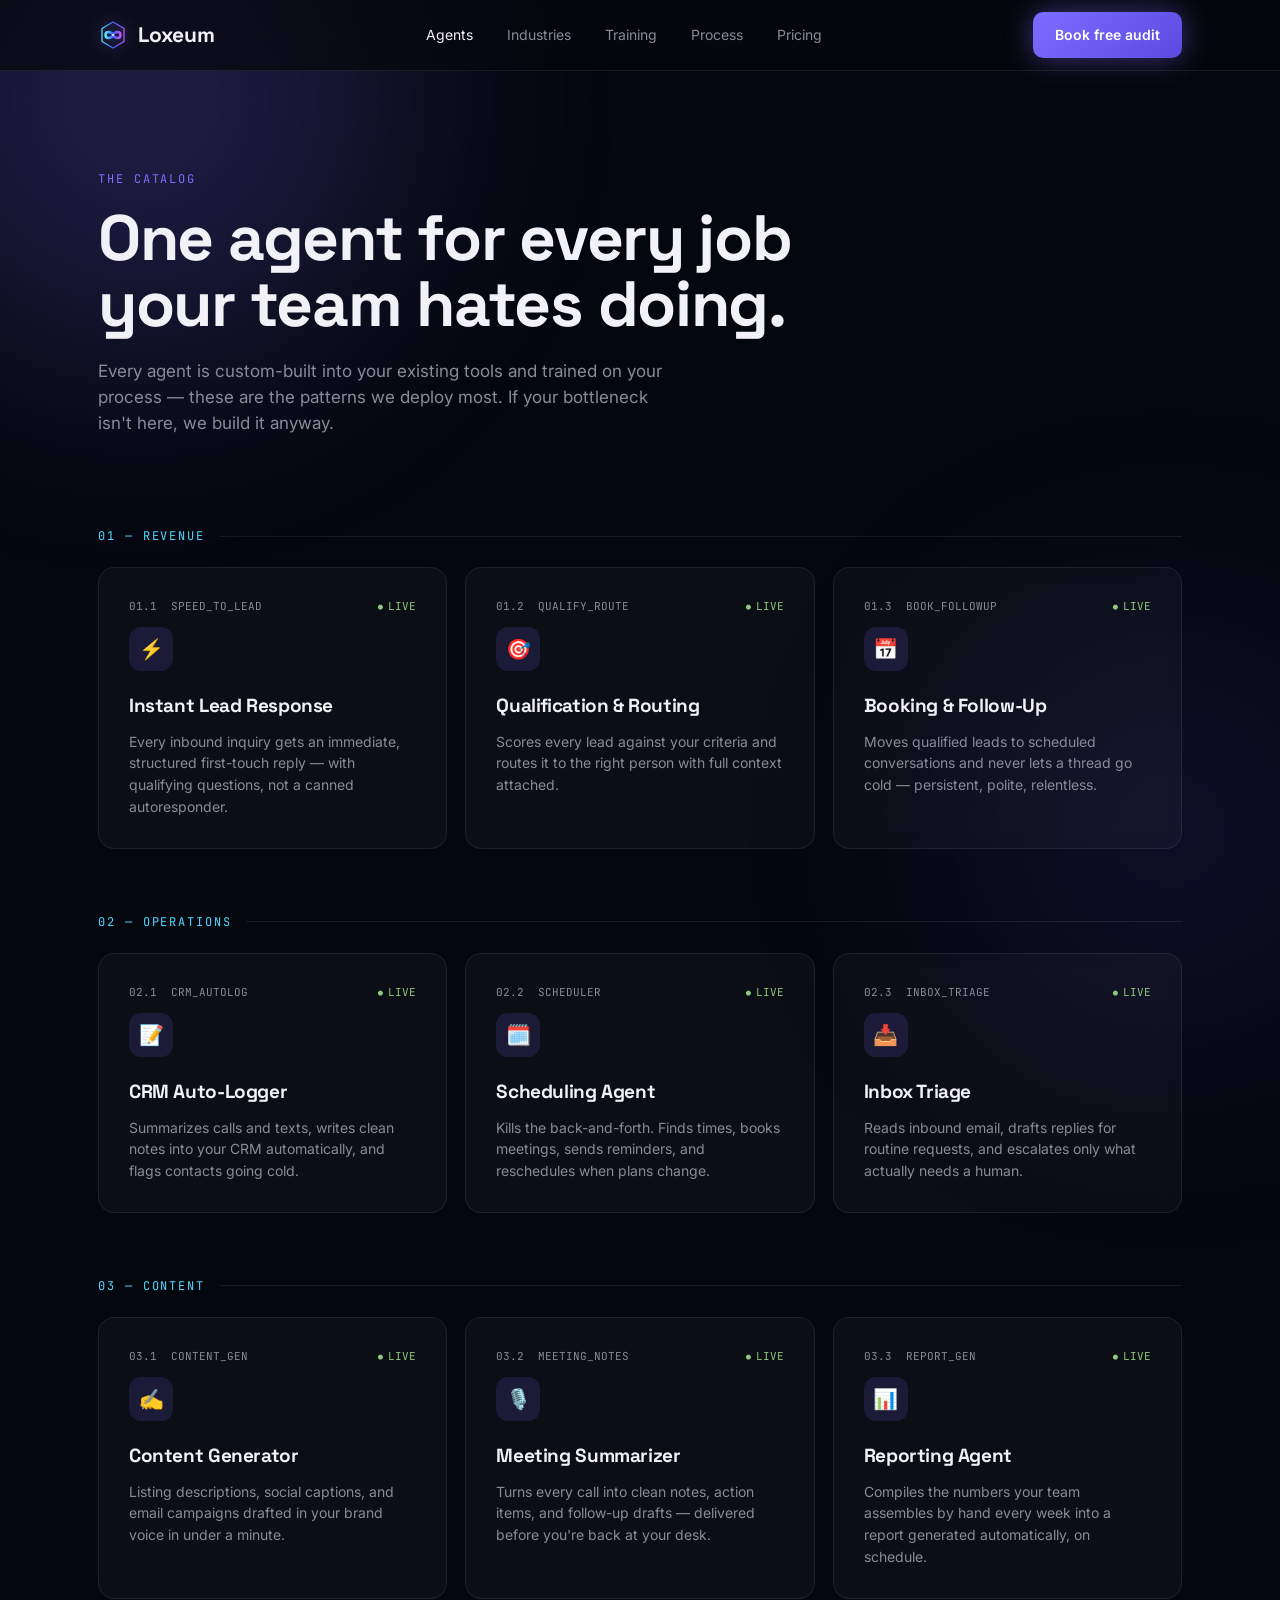
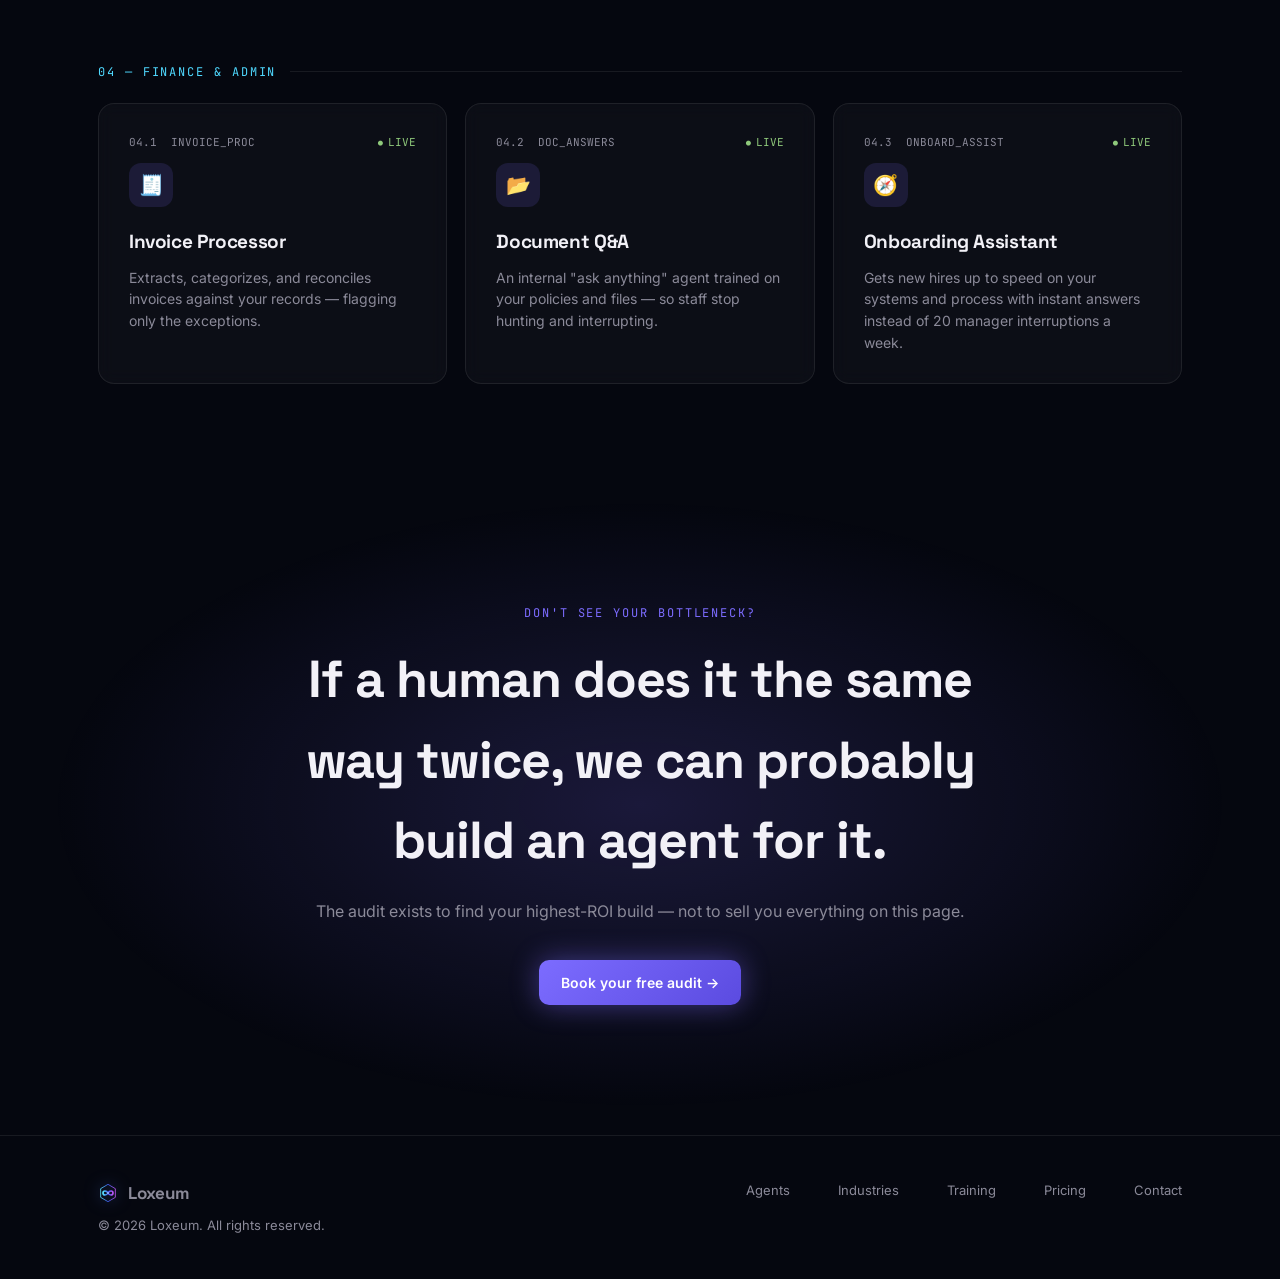
<file: agents.html>
<!DOCTYPE html>
<html lang="en">
<head>
<meta charset="UTF-8">
<meta name="viewport" content="width=device-width, initial-scale=1.0">
<title>Agent Catalog — Loxeum</title>
<meta name="description" content="The full catalog of AI agents Loxeum builds and runs: revenue, operations, content, and finance.">
<link rel="preconnect" href="https://fonts.googleapis.com">
<link href="https://fonts.googleapis.com/css2?family=Space+Grotesk:wght@400;500;600;700&family=Inter:wght@400;500;600&family=JetBrains+Mono:wght@400;500&display=swap" rel="stylesheet">
<link rel="stylesheet" href="style.css">
<style>
.cat-label{font-family:'JetBrains Mono',monospace;font-size:12px;letter-spacing:.16em;text-transform:uppercase;color:var(--cyan);margin:64px 0 22px;display:flex;align-items:center;gap:14px}
.cat-label::after{content:"";flex:1;height:1px;background:var(--line)}
.cat-label:first-of-type{margin-top:20px}
</style>
</head>
<body>

<div class="orb orb1"></div>
<div class="orb orb2"></div>

<nav>
  <div class="wrap">
    <a class="logo" href="index.html"><span class="logo-mark"></span>Loxeum</a>
    <ul class="navlinks">
      <li><a href="agents.html" class="active">Agents</a></li>
      <li><a href="industries.html">Industries</a></li>
      <li><a href="training.html">Training</a></li>
      <li><a href="process.html">Process</a></li>
      <li><a href="pricing.html">Pricing</a></li>
    </ul>
    <a href="contact.html" class="btn btn-glow">Book free audit</a>
  </div>
</nav>

<header class="page-head">
  <div class="wrap">
    <span class="eyebrow">The catalog</span>
    <h1>One agent for every job your team hates doing.</h1>
    <p>Every agent is custom-built into your existing tools and trained on your process — these are the patterns we deploy most. If your bottleneck isn't here, we build it anyway.</p>
  </div>
</header>

<section style="padding-top:0;">
  <div class="wrap">

    <div class="cat-label">01 — REVENUE</div>
    <div class="grid3">
      <div class="card reveal"><div class="meta"><span>01.1&nbsp; SPEED_TO_LEAD</span><span class="live">LIVE</span></div><div class="glyph">⚡</div><h3>Instant Lead Response</h3><p>Every inbound inquiry gets an immediate, structured first-touch reply — with qualifying questions, not a canned autoresponder.</p></div>
      <div class="card reveal"><div class="meta"><span>01.2&nbsp; QUALIFY_ROUTE</span><span class="live">LIVE</span></div><div class="glyph">🎯</div><h3>Qualification &amp; Routing</h3><p>Scores every lead against your criteria and routes it to the right person with full context attached.</p></div>
      <div class="card reveal"><div class="meta"><span>01.3&nbsp; BOOK_FOLLOWUP</span><span class="live">LIVE</span></div><div class="glyph">📅</div><h3>Booking &amp; Follow-Up</h3><p>Moves qualified leads to scheduled conversations and never lets a thread go cold — persistent, polite, relentless.</p></div>
    </div>

    <div class="cat-label">02 — OPERATIONS</div>
    <div class="grid3">
      <div class="card reveal"><div class="meta"><span>02.1&nbsp; CRM_AUTOLOG</span><span class="live">LIVE</span></div><div class="glyph">📝</div><h3>CRM Auto-Logger</h3><p>Summarizes calls and texts, writes clean notes into your CRM automatically, and flags contacts going cold.</p></div>
      <div class="card reveal"><div class="meta"><span>02.2&nbsp; SCHEDULER</span><span class="live">LIVE</span></div><div class="glyph">🗓️</div><h3>Scheduling Agent</h3><p>Kills the back-and-forth. Finds times, books meetings, sends reminders, and reschedules when plans change.</p></div>
      <div class="card reveal"><div class="meta"><span>02.3&nbsp; INBOX_TRIAGE</span><span class="live">LIVE</span></div><div class="glyph">📥</div><h3>Inbox Triage</h3><p>Reads inbound email, drafts replies for routine requests, and escalates only what actually needs a human.</p></div>
    </div>

    <div class="cat-label">03 — CONTENT</div>
    <div class="grid3">
      <div class="card reveal"><div class="meta"><span>03.1&nbsp; CONTENT_GEN</span><span class="live">LIVE</span></div><div class="glyph">✍️</div><h3>Content Generator</h3><p>Listing descriptions, social captions, and email campaigns drafted in your brand voice in under a minute.</p></div>
      <div class="card reveal"><div class="meta"><span>03.2&nbsp; MEETING_NOTES</span><span class="live">LIVE</span></div><div class="glyph">🎙️</div><h3>Meeting Summarizer</h3><p>Turns every call into clean notes, action items, and follow-up drafts — delivered before you're back at your desk.</p></div>
      <div class="card reveal"><div class="meta"><span>03.3&nbsp; REPORT_GEN</span><span class="live">LIVE</span></div><div class="glyph">📊</div><h3>Reporting Agent</h3><p>Compiles the numbers your team assembles by hand every week into a report generated automatically, on schedule.</p></div>
    </div>

    <div class="cat-label">04 — FINANCE &amp; ADMIN</div>
    <div class="grid3">
      <div class="card reveal"><div class="meta"><span>04.1&nbsp; INVOICE_PROC</span><span class="live">LIVE</span></div><div class="glyph">🧾</div><h3>Invoice Processor</h3><p>Extracts, categorizes, and reconciles invoices against your records — flagging only the exceptions.</p></div>
      <div class="card reveal"><div class="meta"><span>04.2&nbsp; DOC_ANSWERS</span><span class="live">LIVE</span></div><div class="glyph">📂</div><h3>Document Q&amp;A</h3><p>An internal "ask anything" agent trained on your policies and files — so staff stop hunting and interrupting.</p></div>
      <div class="card reveal"><div class="meta"><span>04.3&nbsp; ONBOARD_ASSIST</span><span class="live">LIVE</span></div><div class="glyph">🧭</div><h3>Onboarding Assistant</h3><p>Gets new hires up to speed on your systems and process with instant answers instead of 20 manager interruptions a week.</p></div>
    </div>

  </div>
</section>

<div class="finale">
  <div class="wrap">
    <span class="eyebrow reveal">Don't see your bottleneck?</span>
    <h2 class="reveal">If a human does it the same way twice, we can probably build an agent for it.</h2>
    <p class="reveal">The audit exists to find your highest-ROI build — not to sell you everything on this page.</p>
    <a href="contact.html" class="btn btn-glow reveal">Book your free audit →</a>
  </div>
</div>

<footer>
  <div class="wrap">
    <div>
      <div class="logo" style="font-size:17px;margin-bottom:8px;"><span class="logo-mark" style="width:20px;height:20px;"></span>Loxeum</div>
      <span>© 2026 Loxeum. All rights reserved.</span>
    </div>
    <div class="cols">
      <a href="agents.html">Agents</a>
      <a href="industries.html">Industries</a>
      <a href="training.html">Training</a>
      <a href="pricing.html">Pricing</a>
      <a href="contact.html">Contact</a>
    </div>
  </div>
</footer>

<script src="shared.js"></script>
</body>
</html>
</file>
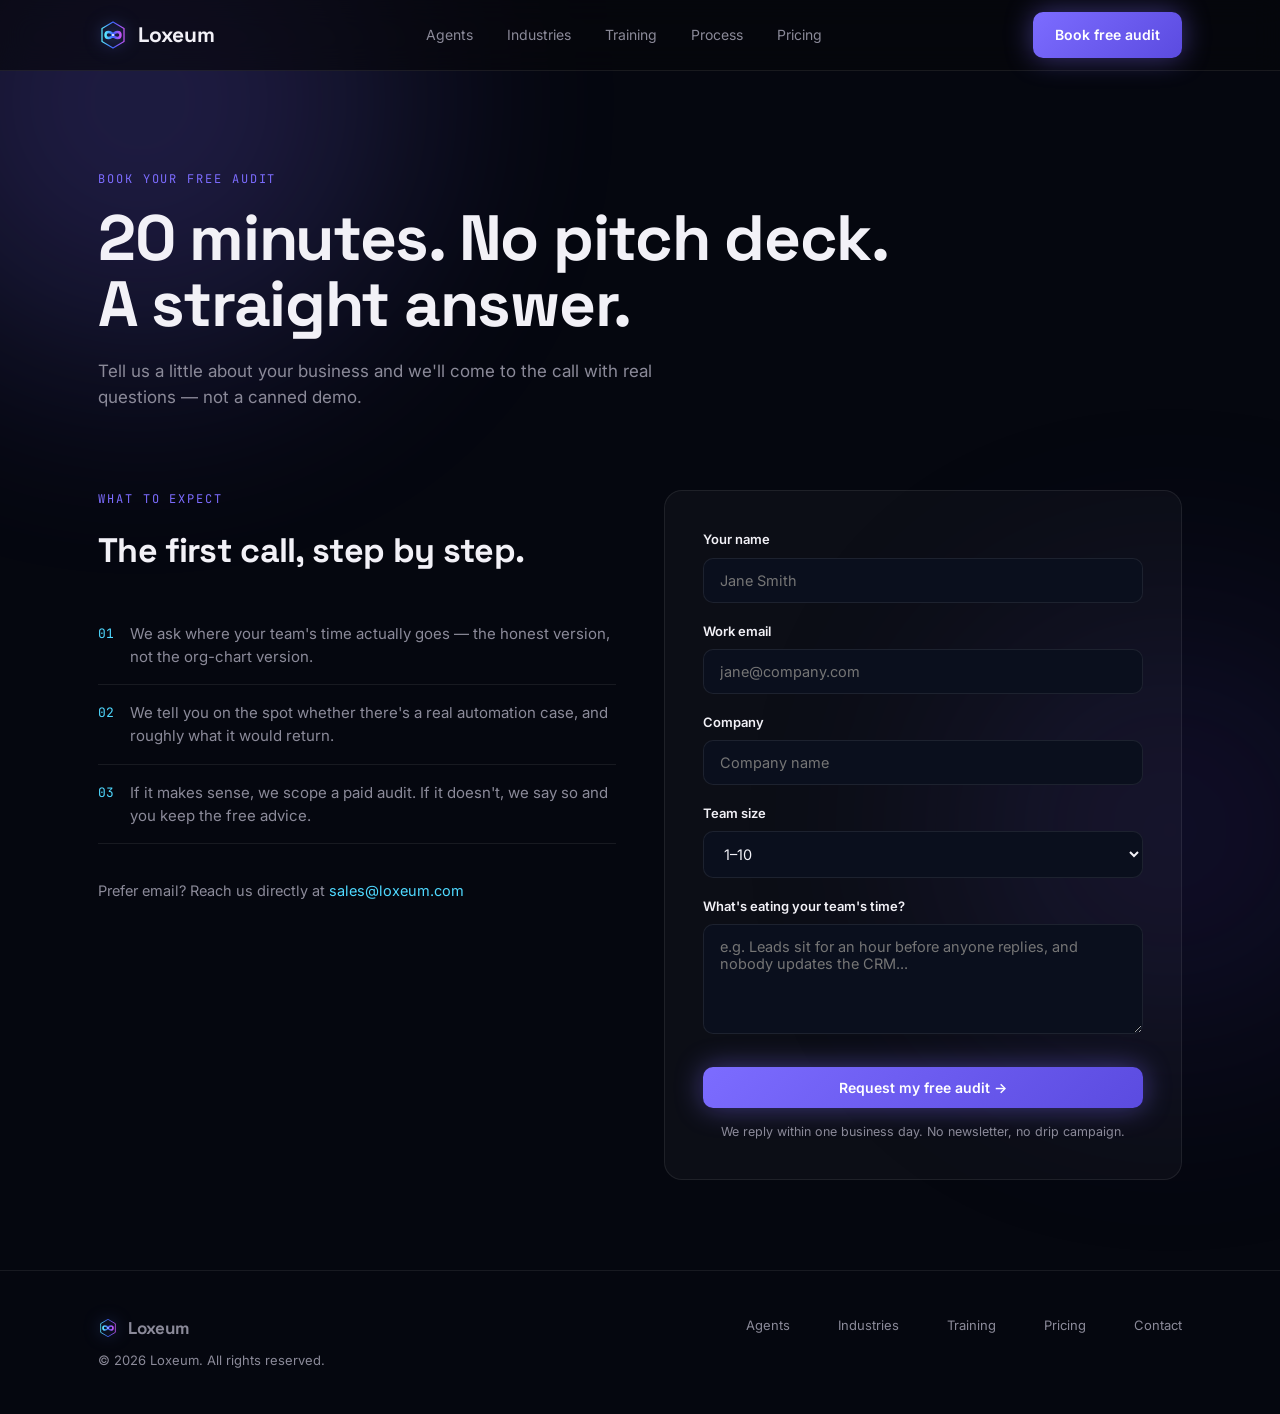
<file: contact.html>
<!DOCTYPE html>
<html lang="en">
<head>
<meta charset="UTF-8">
<meta name="viewport" content="width=device-width, initial-scale=1.0">
<title>Book Your Free Audit — Loxeum</title>
<meta name="description" content="Book a free 20-minute AI audit call with Loxeum.">
<link rel="preconnect" href="https://fonts.googleapis.com">
<link href="https://fonts.googleapis.com/css2?family=Space+Grotesk:wght@400;500;600;700&family=Inter:wght@400;500;600&family=JetBrains+Mono:wght@400;500&display=swap" rel="stylesheet">
<link rel="stylesheet" href="style.css">
<style>
.contact-grid{display:grid;gap:48px;grid-template-columns:1fr;align-items:start}
@media(min-width:880px){.contact-grid{grid-template-columns:1fr 1fr}}
.cform{border:1px solid var(--line);border-radius:18px;background:var(--glass);padding:38px}
.cform label{display:block;font-size:13px;font-weight:600;margin:18px 0 8px;color:var(--ink)}
.cform label:first-of-type{margin-top:0}
.cform input,.cform select,.cform textarea{
  width:100%;background:var(--bg2);border:1px solid var(--line);border-radius:10px;
  padding:13px 16px;color:var(--ink);font-family:'Inter',sans-serif;font-size:14.5px;
}
.cform input:focus,.cform select:focus,.cform textarea:focus{outline:none;border-color:var(--violet)}
.cform textarea{min-height:110px;resize:vertical}
.cform .btn{width:100%;text-align:center;margin-top:26px}
.cform .note{font-size:12.5px;color:var(--dim);margin-top:14px;text-align:center}
.expect{list-style:none;margin-top:28px}
.expect li{padding:16px 0;border-bottom:1px solid var(--line);display:flex;gap:16px;font-size:15px;color:var(--dim)}
.expect .n{font-family:'JetBrains Mono',monospace;color:var(--cyan);font-size:13px;padding-top:2px}
.direct{margin-top:36px;font-size:14.5px;color:var(--dim)}
.direct a{color:var(--cyan);text-decoration:none}
</style>
</head>
<body>

<div class="orb orb1"></div>
<div class="orb orb2"></div>

<nav>
  <div class="wrap">
    <a class="logo" href="index.html"><span class="logo-mark"></span>Loxeum</a>
    <ul class="navlinks">
      <li><a href="agents.html">Agents</a></li>
      <li><a href="industries.html">Industries</a></li>
      <li><a href="training.html">Training</a></li>
      <li><a href="process.html">Process</a></li>
      <li><a href="pricing.html">Pricing</a></li>
    </ul>
    <a href="contact.html" class="btn btn-glow">Book free audit</a>
  </div>
</nav>

<header class="page-head">
  <div class="wrap">
    <span class="eyebrow">Book your free audit</span>
    <h1>20 minutes. No pitch deck. A straight answer.</h1>
    <p>Tell us a little about your business and we'll come to the call with real questions — not a canned demo.</p>
  </div>
</header>

<section style="padding-top:10px;">
  <div class="wrap contact-grid">
    <div class="reveal">
      <span class="eyebrow">What to expect</span>
      <h2 style="font-size:clamp(24px,3vw,34px);">The first call, step by step.</h2>
      <ul class="expect">
        <li><span class="n">01</span><span>We ask where your team's time actually goes — the honest version, not the org-chart version.</span></li>
        <li><span class="n">02</span><span>We tell you on the spot whether there's a real automation case, and roughly what it would return.</span></li>
        <li><span class="n">03</span><span>If it makes sense, we scope a paid audit. If it doesn't, we say so and you keep the free advice.</span></li>
      </ul>
      <p class="direct">Prefer email? Reach us directly at <a href="mailto:sales@loxeum.com">sales@loxeum.com</a></p>
    </div>

    <form class="cform reveal" action="mailto:sales@loxeum.com" method="post" enctype="text/plain">
      <label for="name">Your name</label>
      <input id="name" name="name" type="text" placeholder="Jane Smith" required>

      <label for="email">Work email</label>
      <input id="email" name="email" type="email" placeholder="jane@company.com" required>

      <label for="company">Company</label>
      <input id="company" name="company" type="text" placeholder="Company name">

      <label for="size">Team size</label>
      <select id="size" name="size">
        <option>1–10</option>
        <option>11–50</option>
        <option>51–200</option>
        <option>200+</option>
      </select>

      <label for="pain">What's eating your team's time?</label>
      <textarea id="pain" name="pain" placeholder="e.g. Leads sit for an hour before anyone replies, and nobody updates the CRM..."></textarea>

      <button type="submit" class="btn btn-glow">Request my free audit →</button>
      <p class="note">We reply within one business day. No newsletter, no drip campaign.</p>
    </form>
  </div>
</section>

<footer>
  <div class="wrap">
    <div>
      <div class="logo" style="font-size:17px;margin-bottom:8px;"><span class="logo-mark" style="width:20px;height:20px;"></span>Loxeum</div>
      <span>© 2026 Loxeum. All rights reserved.</span>
    </div>
    <div class="cols">
      <a href="agents.html">Agents</a>
      <a href="industries.html">Industries</a>
      <a href="training.html">Training</a>
      <a href="pricing.html">Pricing</a>
      <a href="contact.html">Contact</a>
    </div>
  </div>
</footer>

<script src="shared.js"></script>
</body>
</html>
</file>
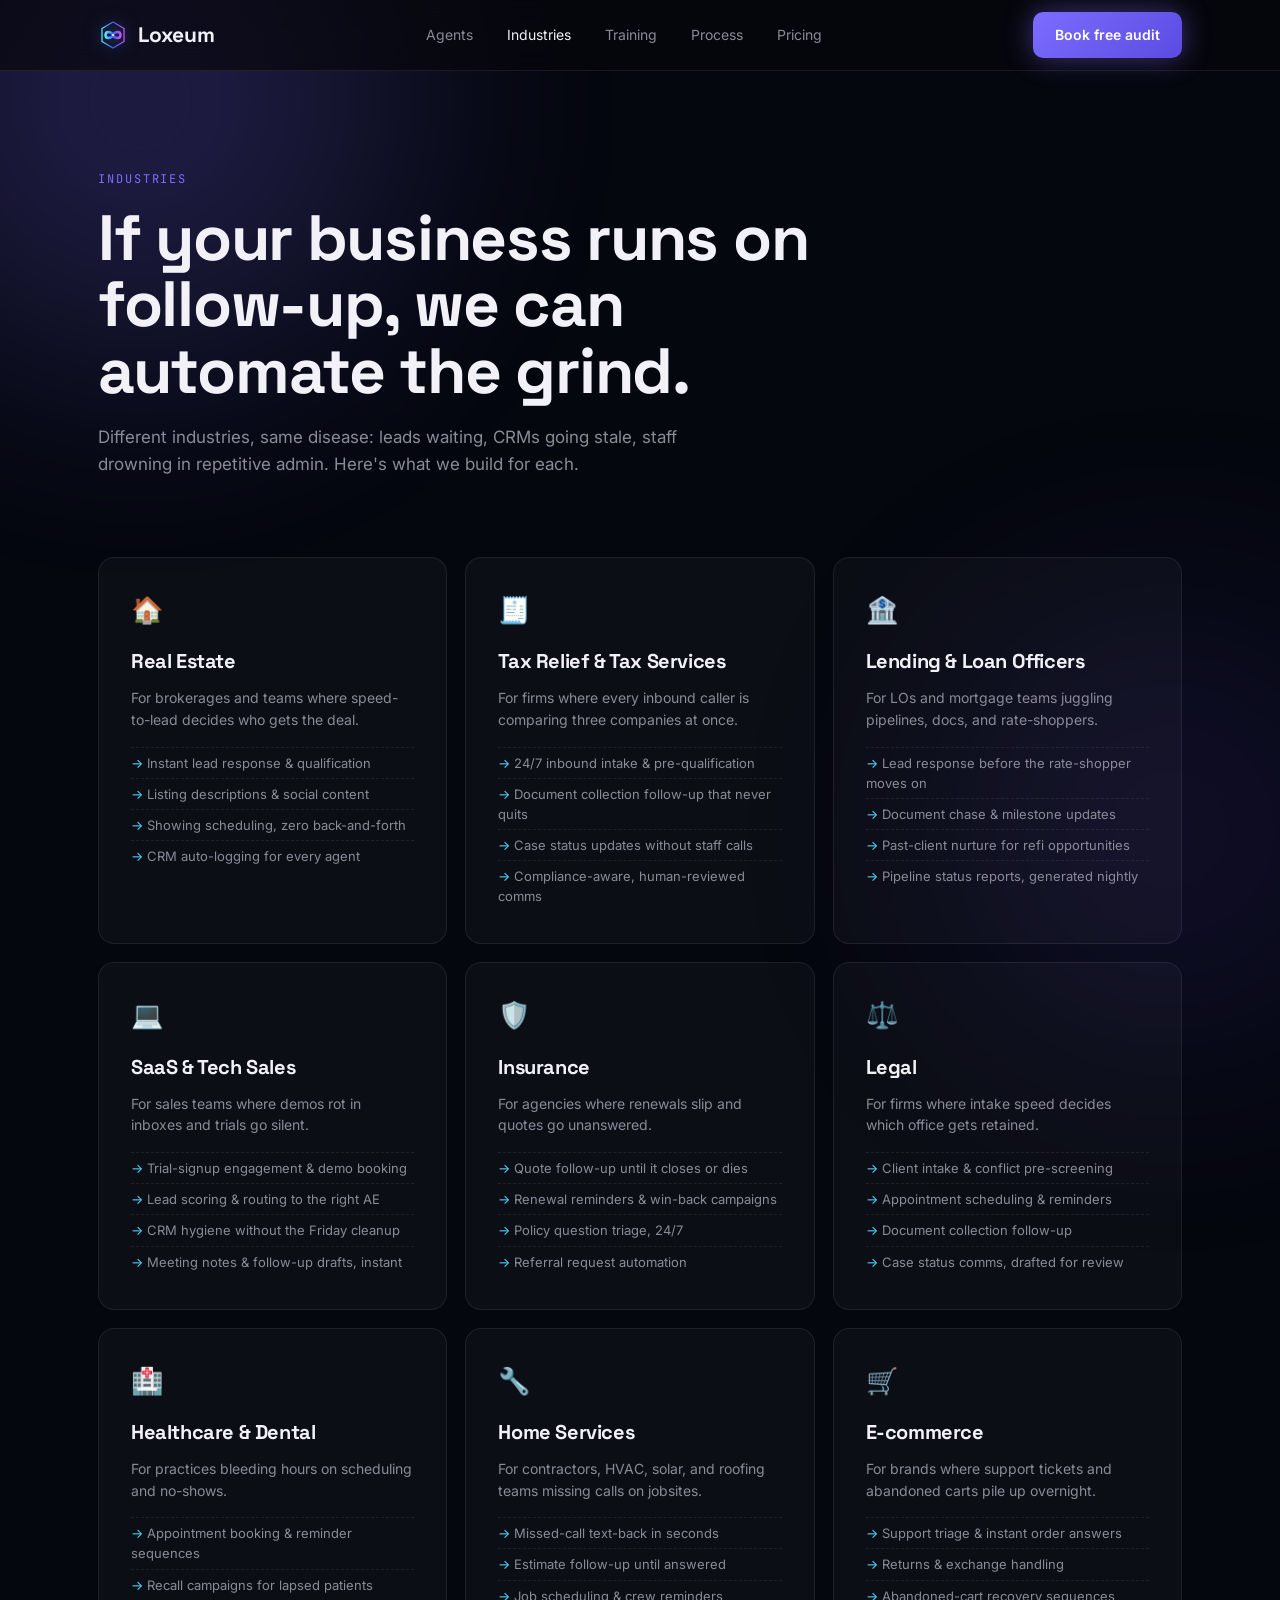
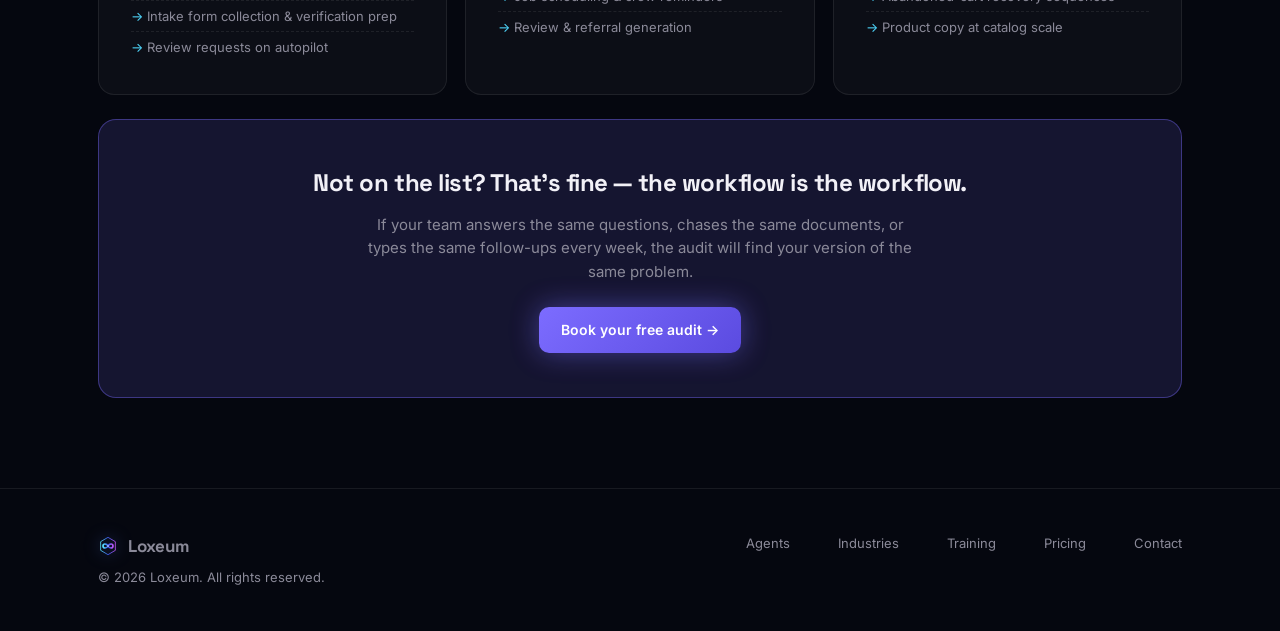
<file: industries.html>
<!DOCTYPE html>
<html lang="en">
<head>
<meta charset="UTF-8">
<meta name="viewport" content="width=device-width, initial-scale=1.0">
<title>Industries — Loxeum</title>
<meta name="description" content="Loxeum builds AI agents for real estate, tax relief, lending, SaaS sales, insurance, legal, and any team that lives or dies by follow-up.">
<link rel="preconnect" href="https://fonts.googleapis.com">
<link href="https://fonts.googleapis.com/css2?family=Space+Grotesk:wght@400;500;600;700&family=Inter:wght@400;500;600&family=JetBrains+Mono:wght@400;500&display=swap" rel="stylesheet">
<link rel="stylesheet" href="style.css">
<style>
.ind{border:1px solid var(--line);border-radius:16px;padding:32px;background:var(--glass);transition:transform .25s,border-color .25s,box-shadow .25s;position:relative}
.ind:hover{transform:translateY(-6px);border-color:rgba(124,108,255,.5);box-shadow:0 24px 48px -24px rgba(124,108,255,.35)}
.ind .ico{font-size:26px;margin-bottom:16px}
.ind h3{font-size:20px;margin-bottom:10px}
.ind p{font-size:14px;color:var(--dim);margin-bottom:16px}
.ind ul{list-style:none;font-size:13px;color:var(--dim)}
.ind li{padding:5px 0;border-top:1px dashed var(--line)}
.ind li::before{content:"→ ";color:var(--cyan)}
.everyone{border:1px solid rgba(124,108,255,.4);border-radius:18px;padding:44px;background:var(--violet-dim);margin-top:24px;text-align:center}
.everyone h3{font-size:24px;margin-bottom:12px}
.everyone p{color:var(--dim);max-width:560px;margin:0 auto 24px;font-size:15px}
</style>
</head>
<body>

<div class="orb orb1"></div>
<div class="orb orb2"></div>

<nav>
  <div class="wrap">
    <a class="logo" href="index.html"><span class="logo-mark"></span>Loxeum</a>
    <ul class="navlinks">
      <li><a href="agents.html">Agents</a></li>
      <li><a href="industries.html" class="active">Industries</a></li>
      <li><a href="training.html">Training</a></li>
      <li><a href="process.html">Process</a></li>
      <li><a href="pricing.html">Pricing</a></li>
    </ul>
    <a href="contact.html" class="btn btn-glow">Book free audit</a>
  </div>
</nav>

<header class="page-head">
  <div class="wrap">
    <span class="eyebrow">Industries</span>
    <h1>If your business runs on follow-up, we can automate the grind.</h1>
    <p>Different industries, same disease: leads waiting, CRMs going stale, staff drowning in repetitive admin. Here's what we build for each.</p>
  </div>
</header>

<section style="padding-top:10px;">
  <div class="wrap">
    <div class="grid3">

      <div class="ind reveal">
        <div class="ico">🏠</div>
        <h3>Real Estate</h3>
        <p>For brokerages and teams where speed-to-lead decides who gets the deal.</p>
        <ul>
          <li>Instant lead response &amp; qualification</li>
          <li>Listing descriptions &amp; social content</li>
          <li>Showing scheduling, zero back-and-forth</li>
          <li>CRM auto-logging for every agent</li>
        </ul>
      </div>

      <div class="ind reveal">
        <div class="ico">🧾</div>
        <h3>Tax Relief &amp; Tax Services</h3>
        <p>For firms where every inbound caller is comparing three companies at once.</p>
        <ul>
          <li>24/7 inbound intake &amp; pre-qualification</li>
          <li>Document collection follow-up that never quits</li>
          <li>Case status updates without staff calls</li>
          <li>Compliance-aware, human-reviewed comms</li>
        </ul>
      </div>

      <div class="ind reveal">
        <div class="ico">🏦</div>
        <h3>Lending &amp; Loan Officers</h3>
        <p>For LOs and mortgage teams juggling pipelines, docs, and rate-shoppers.</p>
        <ul>
          <li>Lead response before the rate-shopper moves on</li>
          <li>Document chase &amp; milestone updates</li>
          <li>Past-client nurture for refi opportunities</li>
          <li>Pipeline status reports, generated nightly</li>
        </ul>
      </div>

      <div class="ind reveal">
        <div class="ico">💻</div>
        <h3>SaaS &amp; Tech Sales</h3>
        <p>For sales teams where demos rot in inboxes and trials go silent.</p>
        <ul>
          <li>Trial-signup engagement &amp; demo booking</li>
          <li>Lead scoring &amp; routing to the right AE</li>
          <li>CRM hygiene without the Friday cleanup</li>
          <li>Meeting notes &amp; follow-up drafts, instant</li>
        </ul>
      </div>

      <div class="ind reveal">
        <div class="ico">🛡️</div>
        <h3>Insurance</h3>
        <p>For agencies where renewals slip and quotes go unanswered.</p>
        <ul>
          <li>Quote follow-up until it closes or dies</li>
          <li>Renewal reminders &amp; win-back campaigns</li>
          <li>Policy question triage, 24/7</li>
          <li>Referral request automation</li>
        </ul>
      </div>

      <div class="ind reveal">
        <div class="ico">⚖️</div>
        <h3>Legal</h3>
        <p>For firms where intake speed decides which office gets retained.</p>
        <ul>
          <li>Client intake &amp; conflict pre-screening</li>
          <li>Appointment scheduling &amp; reminders</li>
          <li>Document collection follow-up</li>
          <li>Case status comms, drafted for review</li>
        </ul>
      </div>

      <div class="ind reveal">
        <div class="ico">🏥</div>
        <h3>Healthcare &amp; Dental</h3>
        <p>For practices bleeding hours on scheduling and no-shows.</p>
        <ul>
          <li>Appointment booking &amp; reminder sequences</li>
          <li>Recall campaigns for lapsed patients</li>
          <li>Intake form collection &amp; verification prep</li>
          <li>Review requests on autopilot</li>
        </ul>
      </div>

      <div class="ind reveal">
        <div class="ico">🔧</div>
        <h3>Home Services</h3>
        <p>For contractors, HVAC, solar, and roofing teams missing calls on jobsites.</p>
        <ul>
          <li>Missed-call text-back in seconds</li>
          <li>Estimate follow-up until answered</li>
          <li>Job scheduling &amp; crew reminders</li>
          <li>Review &amp; referral generation</li>
        </ul>
      </div>

      <div class="ind reveal">
        <div class="ico">🛒</div>
        <h3>E-commerce</h3>
        <p>For brands where support tickets and abandoned carts pile up overnight.</p>
        <ul>
          <li>Support triage &amp; instant order answers</li>
          <li>Returns &amp; exchange handling</li>
          <li>Abandoned-cart recovery sequences</li>
          <li>Product copy at catalog scale</li>
        </ul>
      </div>

    </div>

    <div class="everyone reveal">
      <h3>Not on the list? That's fine — the workflow is the workflow.</h3>
      <p>If your team answers the same questions, chases the same documents, or types the same follow-ups every week, the audit will find your version of the same problem.</p>
      <a href="contact.html" class="btn btn-glow">Book your free audit →</a>
    </div>
  </div>
</section>

<footer>
  <div class="wrap">
    <div>
      <div class="logo" style="font-size:17px;margin-bottom:8px;"><span class="logo-mark" style="width:20px;height:20px;"></span>Loxeum</div>
      <span>© 2026 Loxeum. All rights reserved.</span>
    </div>
    <div class="cols">
      <a href="agents.html">Agents</a>
      <a href="industries.html">Industries</a>
      <a href="training.html">Training</a>
      <a href="pricing.html">Pricing</a>
      <a href="contact.html">Contact</a>
    </div>
  </div>
</footer>

<script src="shared.js"></script>
</body>
</html>
</file>
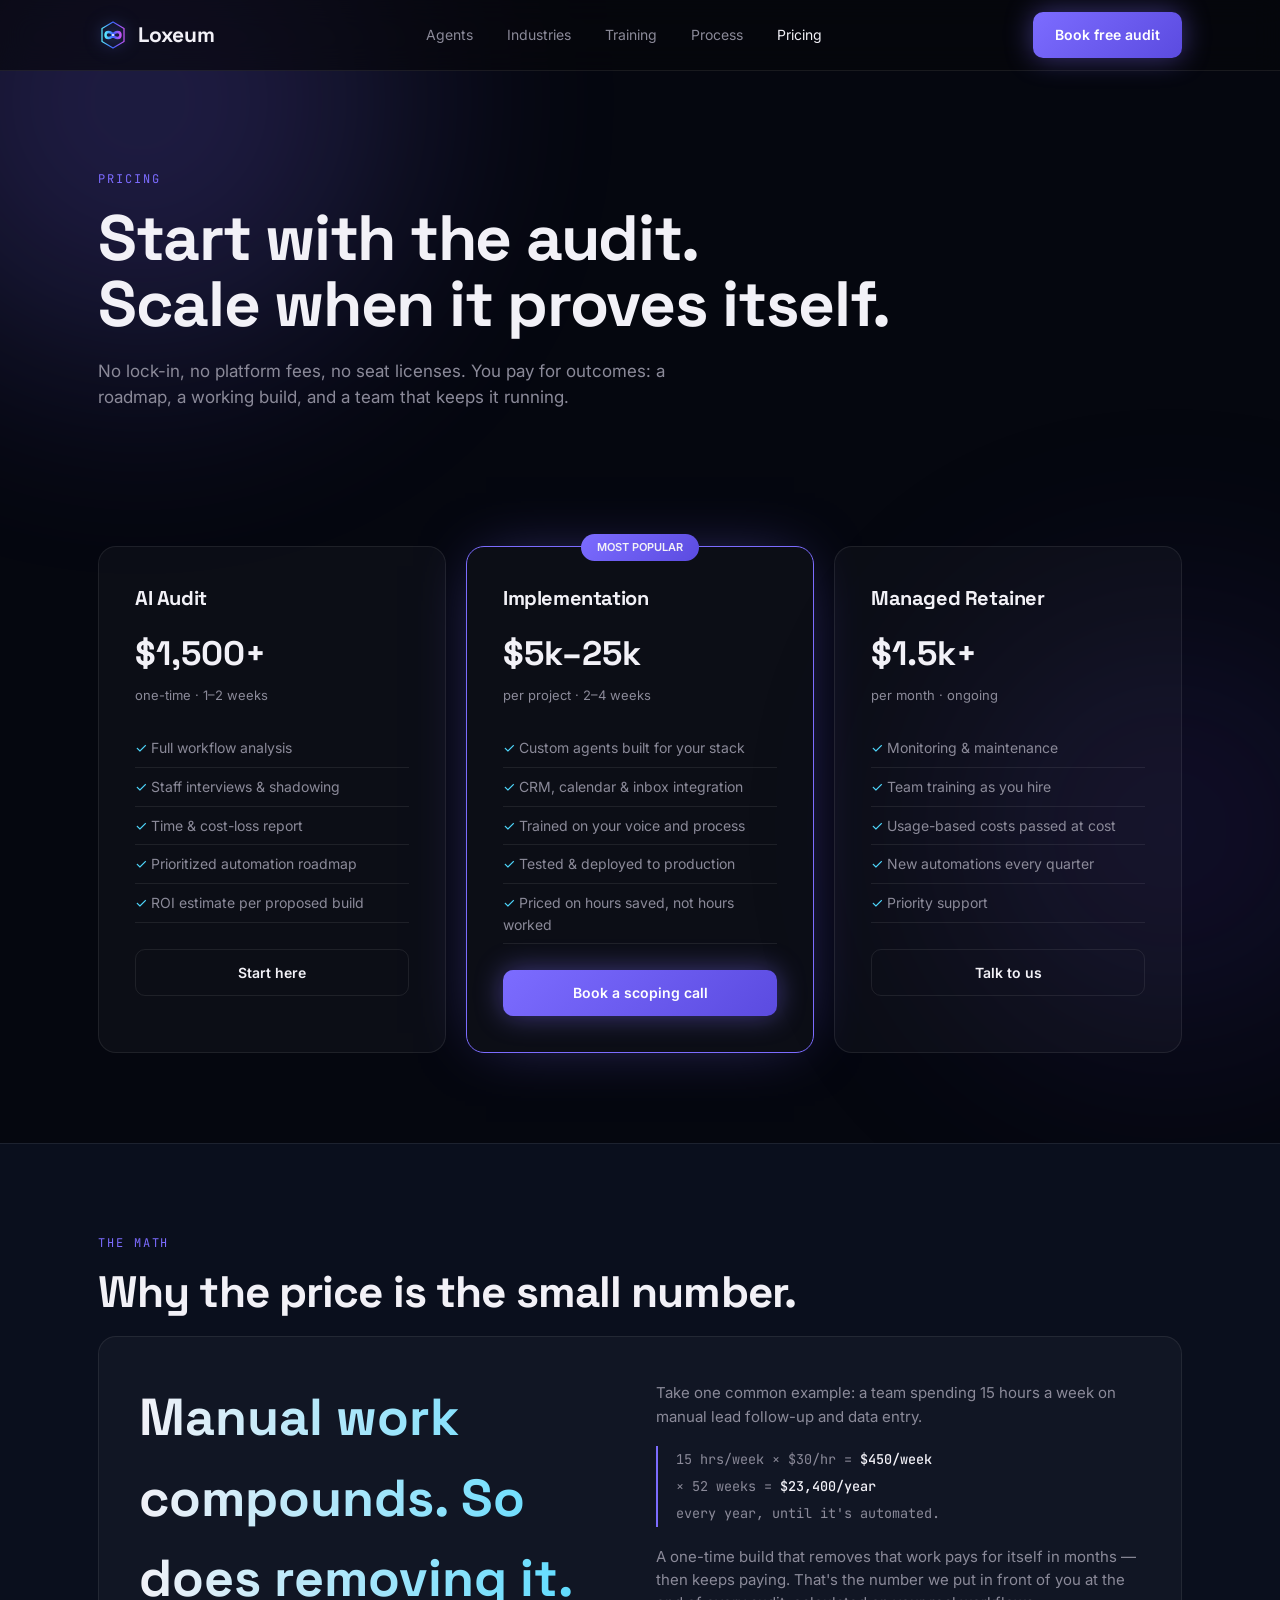
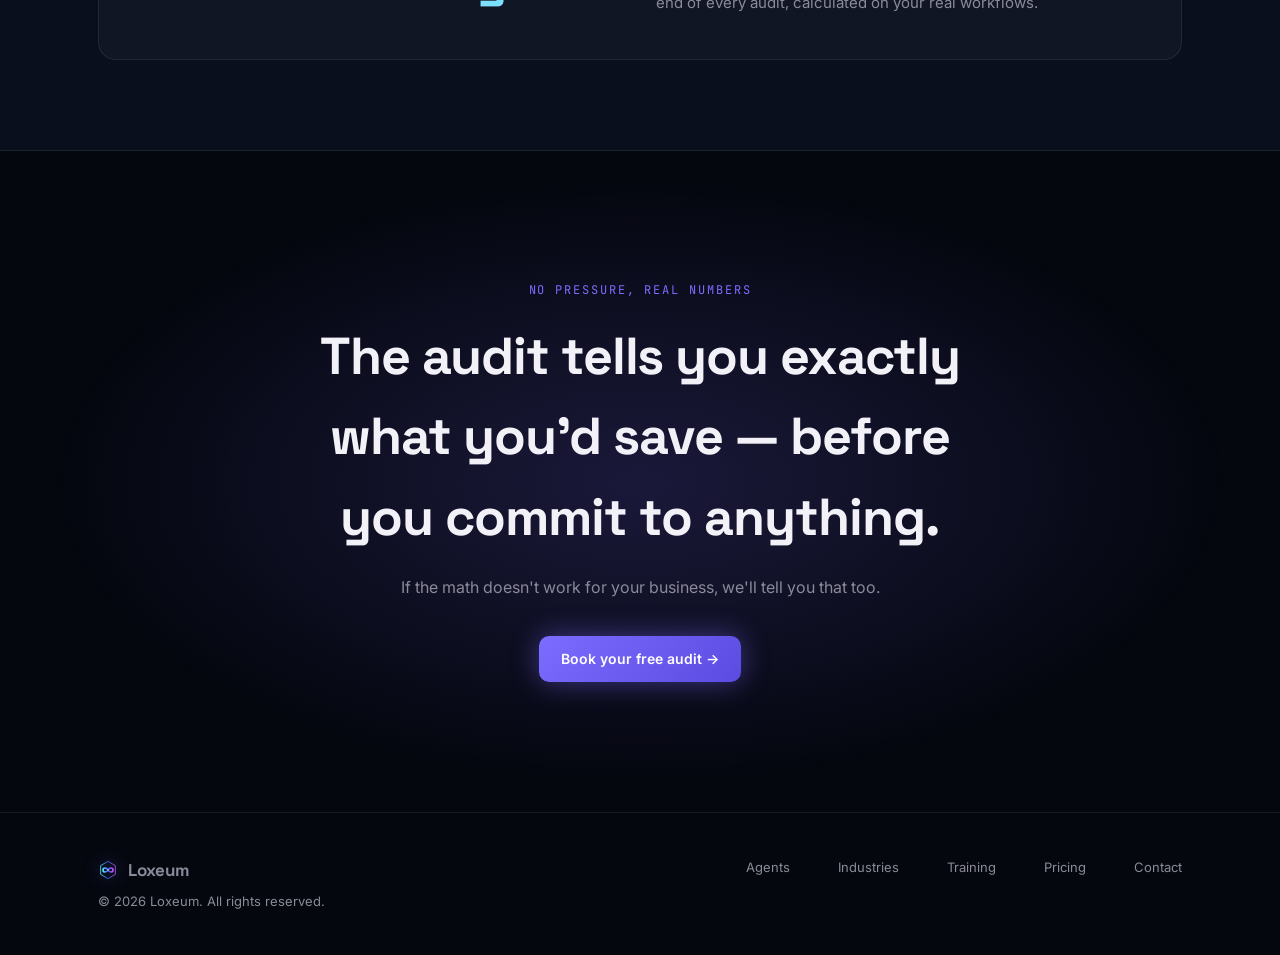
<file: pricing.html>
<!DOCTYPE html>
<html lang="en">
<head>
<meta charset="UTF-8">
<meta name="viewport" content="width=device-width, initial-scale=1.0">
<title>Pricing — Loxeum</title>
<meta name="description" content="Loxeum pricing: AI audits from $1,500, implementations $5k–25k, managed retainers from $1,500/month.">
<link rel="preconnect" href="https://fonts.googleapis.com">
<link href="https://fonts.googleapis.com/css2?family=Space+Grotesk:wght@400;500;600;700&family=Inter:wght@400;500;600&family=JetBrains+Mono:wght@400;500&display=swap" rel="stylesheet">
<link rel="stylesheet" href="style.css">
<style>
.tiers{display:grid;gap:20px;margin-top:56px;grid-template-columns:1fr}
@media(min-width:900px){.tiers{grid-template-columns:repeat(3,1fr)}}
.tier{border:1px solid var(--line);border-radius:18px;padding:36px;background:var(--glass);position:relative}
.tier.hot{border-color:var(--violet);box-shadow:0 0 60px -20px rgba(124,108,255,.5)}
.tier .flag{position:absolute;top:-13px;left:50%;transform:translateX(-50%);background:linear-gradient(135deg,var(--violet),#5B4BE0);font-size:11px;font-weight:600;padding:5px 16px;border-radius:100px}
.tier h3{font-size:20px;margin-bottom:6px}
.tier .cost{font-family:'Space Grotesk',sans-serif;font-size:34px;font-weight:700;margin:14px 0 4px}
.tier .per{font-size:13px;color:var(--dim);margin-bottom:24px}
.tier ul{list-style:none;font-size:14px;color:var(--dim)}
.tier li{padding:8px 0;border-bottom:1px solid var(--line)}
.tier li::before{content:"✓ ";color:var(--cyan)}
.tier .btn{width:100%;text-align:center;margin-top:26px}
.roi{border:1px solid var(--line);border-radius:18px;background:var(--glass);padding:40px;margin-top:20px}
.roi-grid{display:grid;gap:32px;grid-template-columns:1fr;align-items:center}
@media(min-width:820px){.roi-grid{grid-template-columns:1fr 1fr}}
.roi .big{font-family:'Space Grotesk',sans-serif;font-weight:700;font-size:clamp(34px,4.6vw,52px);background:linear-gradient(90deg,var(--ink),var(--cyan));-webkit-background-clip:text;background-clip:text;color:transparent}
.roi p{color:var(--dim);font-size:15px}
.roi .math{font-family:'JetBrains Mono',monospace;font-size:13.5px;color:var(--dim);border-left:2px solid var(--violet);padding-left:18px;margin-top:18px;line-height:2}
.roi .math b{color:var(--ink);font-weight:500}
</style>
</head>
<body>

<div class="orb orb1"></div>
<div class="orb orb2"></div>

<nav>
  <div class="wrap">
    <a class="logo" href="index.html"><span class="logo-mark"></span>Loxeum</a>
    <ul class="navlinks">
      <li><a href="agents.html">Agents</a></li>
      <li><a href="industries.html">Industries</a></li>
      <li><a href="training.html">Training</a></li>
      <li><a href="process.html">Process</a></li>
      <li><a href="pricing.html" class="active">Pricing</a></li>
    </ul>
    <a href="contact.html" class="btn btn-glow">Book free audit</a>
  </div>
</nav>

<header class="page-head">
  <div class="wrap">
    <span class="eyebrow">Pricing</span>
    <h1>Start with the audit.<br>Scale when it proves itself.</h1>
    <p>No lock-in, no platform fees, no seat licenses. You pay for outcomes: a roadmap, a working build, and a team that keeps it running.</p>
  </div>
</header>

<section style="padding-top:10px;">
  <div class="wrap">
    <div class="tiers">
      <div class="tier reveal">
        <h3>AI Audit</h3>
        <div class="cost">$1,500+</div>
        <div class="per">one-time · 1–2 weeks</div>
        <ul>
          <li>Full workflow analysis</li>
          <li>Staff interviews &amp; shadowing</li>
          <li>Time &amp; cost-loss report</li>
          <li>Prioritized automation roadmap</li>
          <li>ROI estimate per proposed build</li>
        </ul>
        <a href="contact.html" class="btn btn-line">Start here</a>
      </div>
      <div class="tier hot reveal">
        <span class="flag">MOST POPULAR</span>
        <h3>Implementation</h3>
        <div class="cost">$5k–25k</div>
        <div class="per">per project · 2–4 weeks</div>
        <ul>
          <li>Custom agents built for your stack</li>
          <li>CRM, calendar &amp; inbox integration</li>
          <li>Trained on your voice and process</li>
          <li>Tested &amp; deployed to production</li>
          <li>Priced on hours saved, not hours worked</li>
        </ul>
        <a href="contact.html" class="btn btn-glow">Book a scoping call</a>
      </div>
      <div class="tier reveal">
        <h3>Managed Retainer</h3>
        <div class="cost">$1.5k+</div>
        <div class="per">per month · ongoing</div>
        <ul>
          <li>Monitoring &amp; maintenance</li>
          <li>Team training as you hire</li>
          <li>Usage-based costs passed at cost</li>
          <li>New automations every quarter</li>
          <li>Priority support</li>
        </ul>
        <a href="contact.html" class="btn btn-line">Talk to us</a>
      </div>
    </div>
  </div>
</section>

<section class="tint">
  <div class="wrap">
    <div class="section-head reveal">
      <span class="eyebrow">The math</span>
      <h2>Why the price is the small number.</h2>
    </div>
    <div class="roi reveal">
      <div class="roi-grid">
        <div>
          <div class="big">Manual work compounds. So does removing it.</div>
        </div>
        <div>
          <p>Take one common example: a team spending 15 hours a week on manual lead follow-up and data entry.</p>
          <div class="math">
            15 hrs/week × $30/hr = <b>$450/week</b><br>
            × 52 weeks = <b>$23,400/year</b><br>
            every year, until it's automated.
          </div>
          <p style="margin-top:18px;">A one-time build that removes that work pays for itself in months — then keeps paying. That's the number we put in front of you at the end of every audit, calculated on your real workflows.</p>
        </div>
      </div>
    </div>
  </div>
</section>

<div class="finale">
  <div class="wrap">
    <span class="eyebrow reveal">No pressure, real numbers</span>
    <h2 class="reveal">The audit tells you exactly what you'd save — before you commit to anything.</h2>
    <p class="reveal">If the math doesn't work for your business, we'll tell you that too.</p>
    <a href="contact.html" class="btn btn-glow reveal">Book your free audit →</a>
  </div>
</div>

<footer>
  <div class="wrap">
    <div>
      <div class="logo" style="font-size:17px;margin-bottom:8px;"><span class="logo-mark" style="width:20px;height:20px;"></span>Loxeum</div>
      <span>© 2026 Loxeum. All rights reserved.</span>
    </div>
    <div class="cols">
      <a href="agents.html">Agents</a>
      <a href="industries.html">Industries</a>
      <a href="training.html">Training</a>
      <a href="pricing.html">Pricing</a>
      <a href="contact.html">Contact</a>
    </div>
  </div>
</footer>

<script src="shared.js"></script>
</body>
</html>
</file>
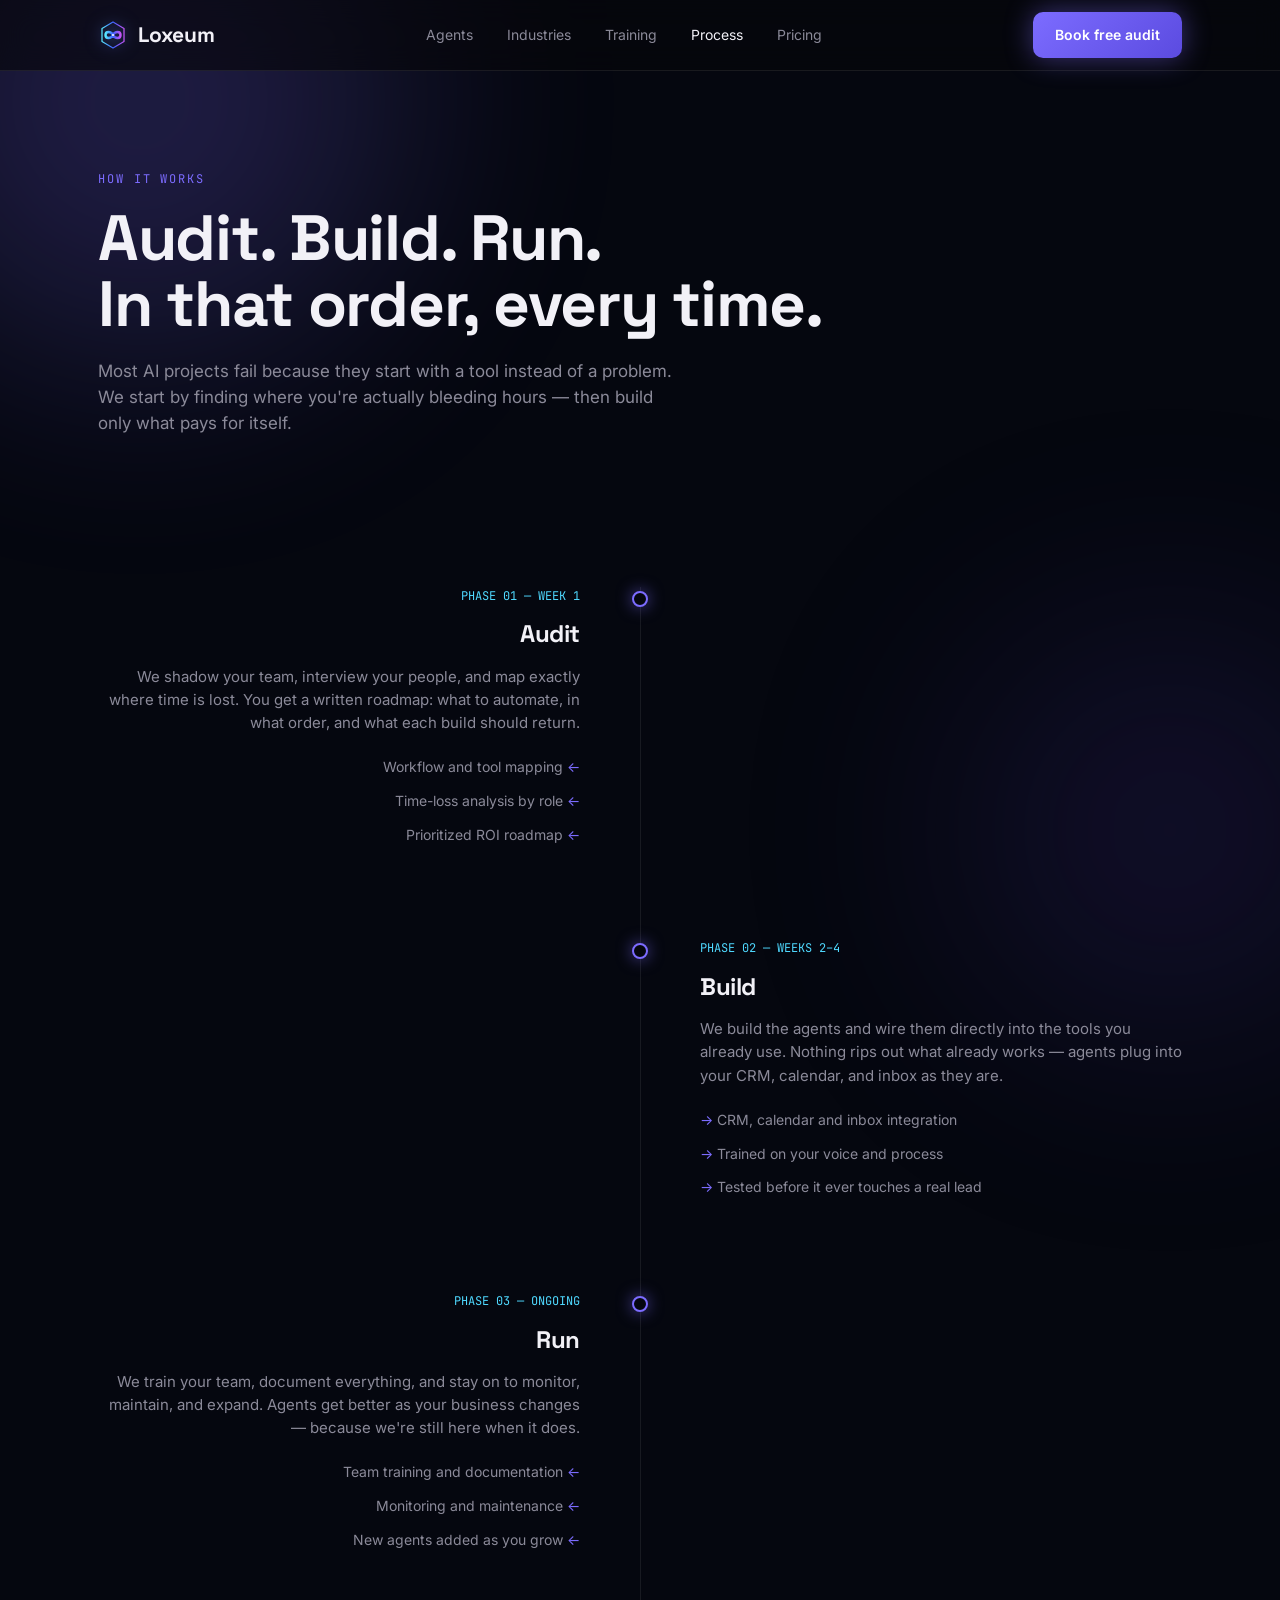
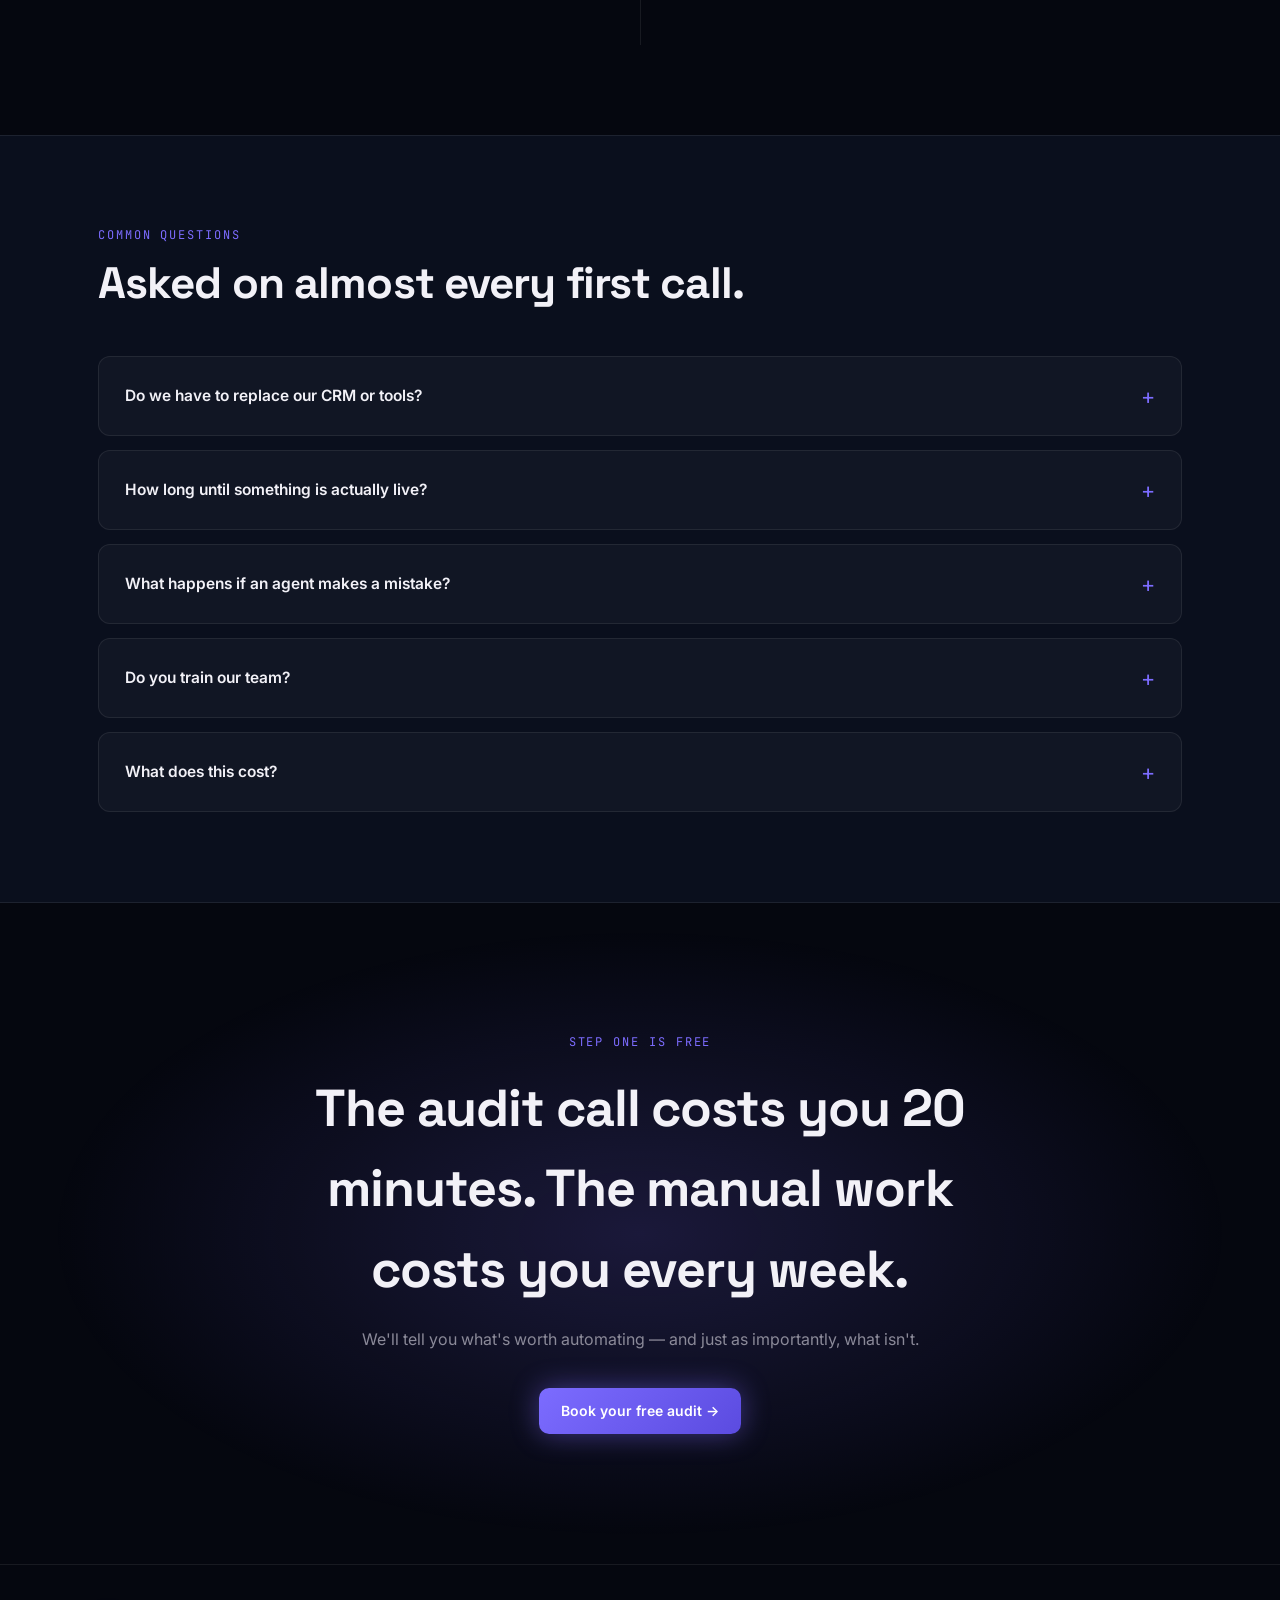
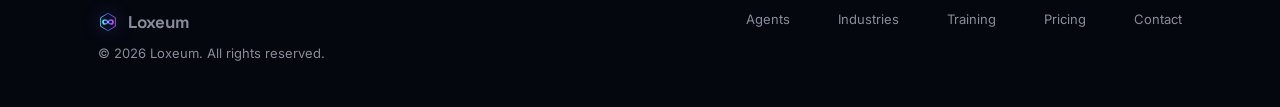
<file: process.html>
<!DOCTYPE html>
<html lang="en">
<head>
<meta charset="UTF-8">
<meta name="viewport" content="width=device-width, initial-scale=1.0">
<title>How It Works — Loxeum</title>
<meta name="description" content="Audit, build, run. How Loxeum takes a business from manual work to managed AI agents.">
<link rel="preconnect" href="https://fonts.googleapis.com">
<link href="https://fonts.googleapis.com/css2?family=Space+Grotesk:wght@400;500;600;700&family=Inter:wght@400;500;600&family=JetBrains+Mono:wght@400;500&display=swap" rel="stylesheet">
<link rel="stylesheet" href="style.css">
<style>
.timeline{position:relative;margin-top:60px}
.timeline::before{content:"";position:absolute;left:19px;top:0;bottom:0;width:1px;background:var(--line)}
@media(min-width:820px){.timeline::before{left:50%}}
.tstage{position:relative;padding:0 0 72px 60px}
@media(min-width:820px){
  .tstage{width:50%;padding:0 60px 88px 0;text-align:right}
  .tstage:nth-child(even){margin-left:50%;padding:0 0 88px 60px;text-align:left}
}
.tstage .node{
  position:absolute;left:12px;top:4px;width:16px;height:16px;border-radius:50%;
  background:var(--bg);border:2px solid var(--violet);box-shadow:0 0 16px rgba(124,108,255,.6);
}
@media(min-width:820px){
  .tstage .node{left:auto;right:-8px}
  .tstage:nth-child(even) .node{right:auto;left:-8px}
}
.tstage .phase{font-family:'JetBrains Mono',monospace;font-size:12px;color:var(--cyan);display:block;margin-bottom:10px}
.tstage h3{font-size:24px;margin-bottom:12px}
.tstage p{font-size:15px;color:var(--dim)}
.tstage ul{margin-top:16px;list-style:none;font-size:14px;color:var(--dim)}
.tstage li{padding:6px 0}
.tstage li::before{content:"→ ";color:var(--violet)}
@media(min-width:820px){.tstage:nth-child(odd) li::before{content:""}.tstage:nth-child(odd) li::after{content:" ←";color:var(--violet)}}
.faq{margin-top:48px;display:grid;gap:14px}
.faq details{border:1px solid var(--line);border-radius:12px;background:var(--glass);padding:0}
.faq summary{cursor:pointer;padding:22px 26px;font-weight:600;font-size:15.5px;list-style:none;display:flex;justify-content:space-between;align-items:center}
.faq summary::after{content:"+";font-size:22px;color:var(--violet);font-weight:400}
.faq details[open] summary::after{content:"–"}
.faq .a{padding:0 26px 22px;color:var(--dim);font-size:14.5px}
</style>
</head>
<body>

<div class="orb orb1"></div>
<div class="orb orb2"></div>

<nav>
  <div class="wrap">
    <a class="logo" href="index.html"><span class="logo-mark"></span>Loxeum</a>
    <ul class="navlinks">
      <li><a href="agents.html">Agents</a></li>
      <li><a href="industries.html">Industries</a></li>
      <li><a href="training.html">Training</a></li>
      <li><a href="process.html" class="active">Process</a></li>
      <li><a href="pricing.html">Pricing</a></li>
    </ul>
    <a href="contact.html" class="btn btn-glow">Book free audit</a>
  </div>
</nav>

<header class="page-head">
  <div class="wrap">
    <span class="eyebrow">How it works</span>
    <h1>Audit. Build. Run.<br>In that order, every time.</h1>
    <p>Most AI projects fail because they start with a tool instead of a problem. We start by finding where you're actually bleeding hours — then build only what pays for itself.</p>
  </div>
</header>

<section style="padding-top:20px;">
  <div class="wrap">
    <div class="timeline">
      <div class="tstage reveal">
        <span class="node"></span>
        <span class="phase">PHASE 01 — WEEK 1</span>
        <h3>Audit</h3>
        <p>We shadow your team, interview your people, and map exactly where time is lost. You get a written roadmap: what to automate, in what order, and what each build should return.</p>
        <ul>
          <li>Workflow and tool mapping</li>
          <li>Time-loss analysis by role</li>
          <li>Prioritized ROI roadmap</li>
        </ul>
      </div>
      <div class="tstage reveal">
        <span class="node"></span>
        <span class="phase">PHASE 02 — WEEKS 2–4</span>
        <h3>Build</h3>
        <p>We build the agents and wire them directly into the tools you already use. Nothing rips out what already works — agents plug into your CRM, calendar, and inbox as they are.</p>
        <ul>
          <li>CRM, calendar and inbox integration</li>
          <li>Trained on your voice and process</li>
          <li>Tested before it ever touches a real lead</li>
        </ul>
      </div>
      <div class="tstage reveal">
        <span class="node"></span>
        <span class="phase">PHASE 03 — ONGOING</span>
        <h3>Run</h3>
        <p>We train your team, document everything, and stay on to monitor, maintain, and expand. Agents get better as your business changes — because we're still here when it does.</p>
        <ul>
          <li>Team training and documentation</li>
          <li>Monitoring and maintenance</li>
          <li>New agents added as you grow</li>
        </ul>
      </div>
    </div>
  </div>
</section>

<section class="tint">
  <div class="wrap">
    <div class="section-head reveal">
      <span class="eyebrow">Common questions</span>
      <h2>Asked on almost every first call.</h2>
    </div>
    <div class="faq reveal">
      <details>
        <summary>Do we have to replace our CRM or tools?</summary>
        <div class="a">No. Agents integrate with what you already use. If your stack has an API — and most modern CRMs do — we build into it. The audit confirms exactly what's possible with your setup before you spend anything on a build.</div>
      </details>
      <details>
        <summary>How long until something is actually live?</summary>
        <div class="a">The audit takes one to two weeks. The first agent typically goes live two to four weeks after that, depending on integration complexity. We sequence builds so the fastest-ROI agent ships first.</div>
      </details>
      <details>
        <summary>What happens if an agent makes a mistake?</summary>
        <div class="a">Agents are built with escalation rules: anything ambiguous, sensitive, or unusual gets flagged to a human instead of handled automatically. We also monitor every deployment as part of the retainer — issues get caught by us, not by your customers.</div>
      </details>
      <details>
        <summary>Do you train our team?</summary>
        <div class="a">Yes — training is part of every implementation, and ongoing training for new hires is included in the retainer. An automation nobody uses is worthless; adoption is part of the job.</div>
      </details>
      <details>
        <summary>What does this cost?</summary>
        <div class="a">Audits start at $1,500. Implementations run $5,000–$25,000+ depending on scope, priced against the hours they save — not the hours we work. Retainers start at $1,500/month. See the pricing page for details.</div>
      </details>
    </div>
  </div>
</section>

<div class="finale">
  <div class="wrap">
    <span class="eyebrow reveal">Step one is free</span>
    <h2 class="reveal">The audit call costs you 20 minutes. The manual work costs you every week.</h2>
    <p class="reveal">We'll tell you what's worth automating — and just as importantly, what isn't.</p>
    <a href="contact.html" class="btn btn-glow reveal">Book your free audit →</a>
  </div>
</div>

<footer>
  <div class="wrap">
    <div>
      <div class="logo" style="font-size:17px;margin-bottom:8px;"><span class="logo-mark" style="width:20px;height:20px;"></span>Loxeum</div>
      <span>© 2026 Loxeum. All rights reserved.</span>
    </div>
    <div class="cols">
      <a href="agents.html">Agents</a>
      <a href="industries.html">Industries</a>
      <a href="training.html">Training</a>
      <a href="pricing.html">Pricing</a>
      <a href="contact.html">Contact</a>
    </div>
  </div>
</footer>

<script src="shared.js"></script>
</body>
</html>
</file>
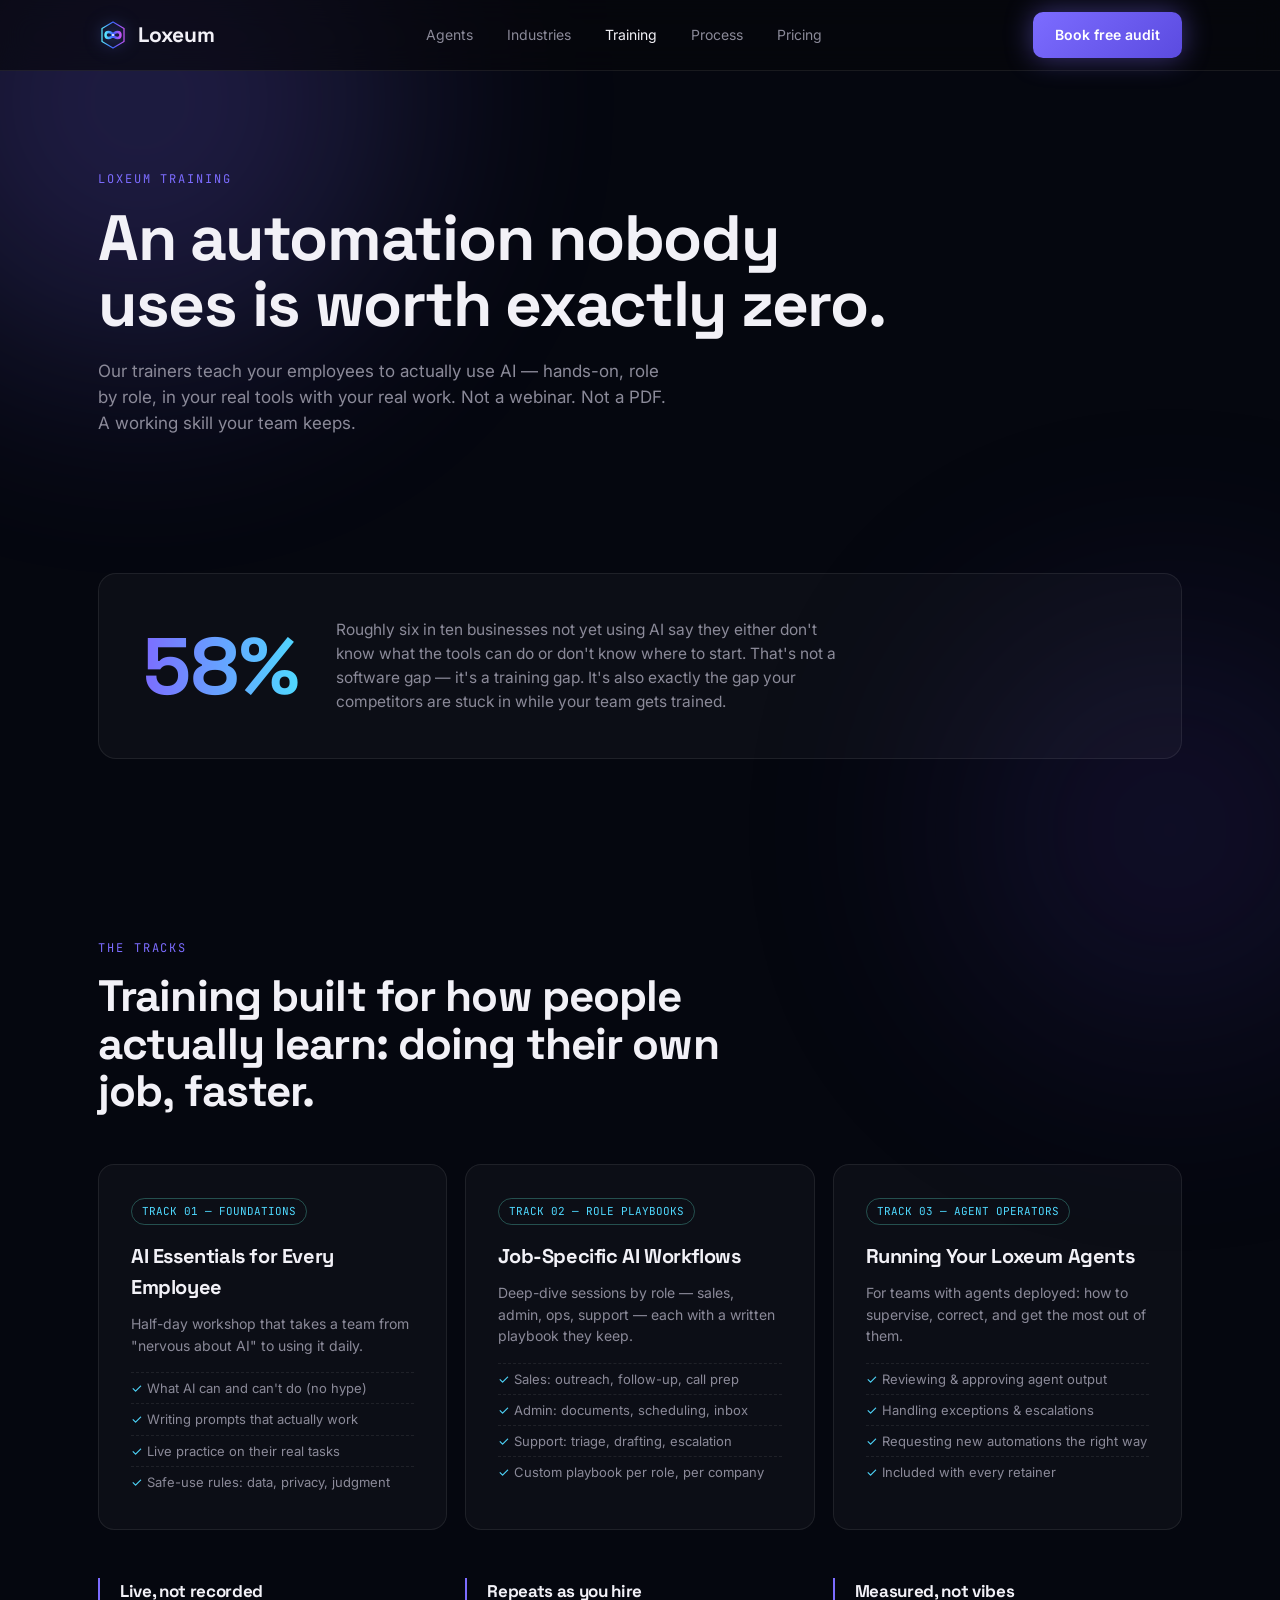
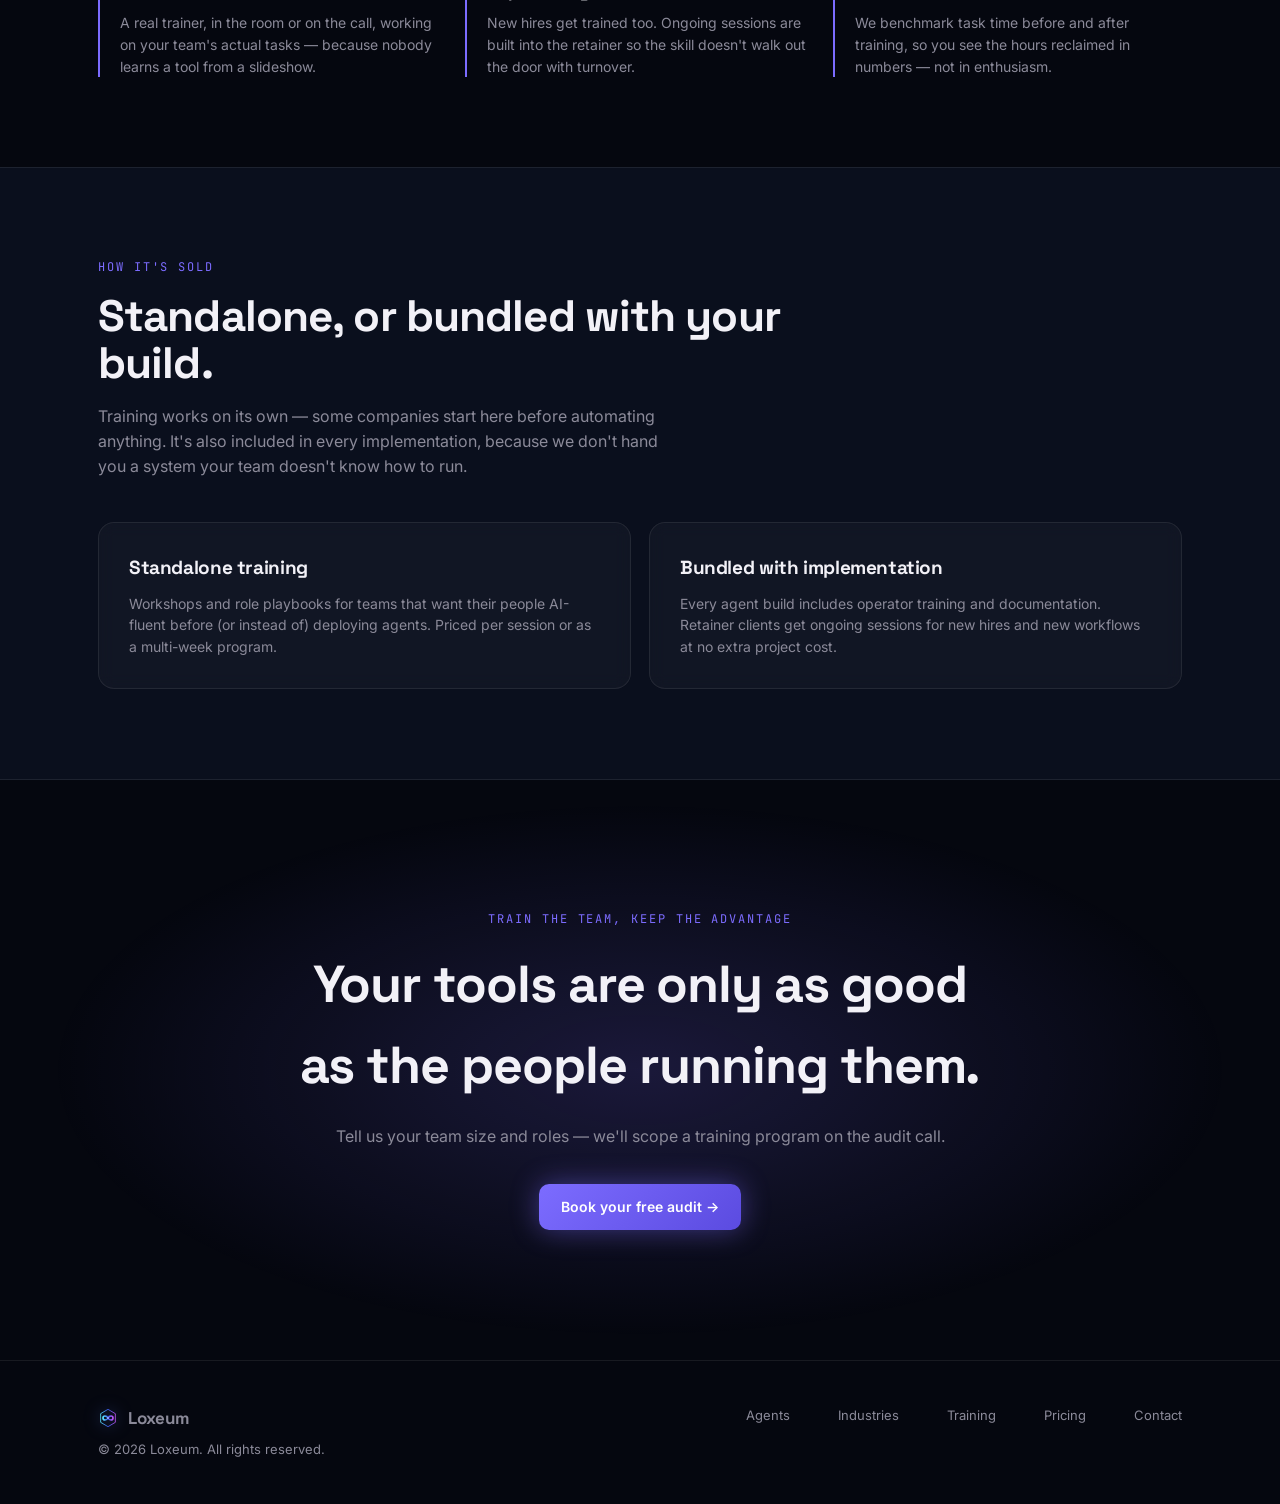
<file: training.html>
<!DOCTYPE html>
<html lang="en">
<head>
<meta charset="UTF-8">
<meta name="viewport" content="width=device-width, initial-scale=1.0">
<title>AI Training for Teams — Loxeum</title>
<meta name="description" content="Loxeum trainers teach your employees to actually use AI — hands-on workshops, role-specific playbooks, and ongoing coaching.">
<link rel="preconnect" href="https://fonts.googleapis.com">
<link href="https://fonts.googleapis.com/css2?family=Space+Grotesk:wght@400;500;600;700&family=Inter:wght@400;500;600&family=JetBrains+Mono:wght@400;500&display=swap" rel="stylesheet">
<link rel="stylesheet" href="style.css">
<style>
.track{border:1px solid var(--line);border-radius:16px;padding:32px;background:var(--glass);transition:transform .25s,border-color .25s}
.track:hover{transform:translateY(-6px);border-color:rgba(94,230,208,.5)}
.track .lvl{font-family:'JetBrains Mono',monospace;font-size:11px;color:var(--cyan);border:1px solid rgba(94,230,208,.3);padding:4px 10px;border-radius:100px;display:inline-block;margin-bottom:16px}
.track h3{font-size:20px;margin-bottom:10px}
.track p{font-size:14px;color:var(--dim);margin-bottom:16px}
.track ul{list-style:none;font-size:13px;color:var(--dim)}
.track li{padding:5px 0;border-top:1px dashed var(--line)}
.track li::before{content:"✓ ";color:var(--cyan)}
.why{display:grid;gap:18px;grid-template-columns:1fr;margin-top:48px}
@media(min-width:820px){.why{grid-template-columns:repeat(3,1fr)}}
.why .w{border-left:2px solid var(--violet);padding-left:20px}
.why .w h3{font-size:17px;margin-bottom:8px}
.why .w p{font-size:14px;color:var(--dim)}
.stat-callout{border:1px solid var(--line);border-radius:18px;background:var(--glass);padding:44px;margin-top:56px;display:grid;gap:36px;grid-template-columns:1fr;align-items:center}
@media(min-width:820px){.stat-callout{grid-template-columns:auto 1fr}}
.stat-callout .big{font-family:'Space Grotesk',sans-serif;font-weight:700;font-size:clamp(48px,7vw,80px);background:linear-gradient(90deg,var(--violet),var(--cyan));-webkit-background-clip:text;background-clip:text;color:transparent;line-height:1}
.stat-callout p{color:var(--dim);font-size:15.5px;max-width:520px}
</style>
</head>
<body>

<div class="orb orb1"></div>
<div class="orb orb2"></div>

<nav>
  <div class="wrap">
    <a class="logo" href="index.html"><span class="logo-mark"></span>Loxeum</a>
    <ul class="navlinks">
      <li><a href="agents.html">Agents</a></li>
      <li><a href="industries.html">Industries</a></li>
      <li><a href="training.html" class="active">Training</a></li>
      <li><a href="process.html">Process</a></li>
      <li><a href="pricing.html">Pricing</a></li>
    </ul>
    <a href="contact.html" class="btn btn-glow">Book free audit</a>
  </div>
</nav>

<header class="page-head">
  <div class="wrap">
    <span class="eyebrow">Loxeum Training</span>
    <h1>An automation nobody uses is worth exactly zero.</h1>
    <p>Our trainers teach your employees to actually use AI — hands-on, role by role, in your real tools with your real work. Not a webinar. Not a PDF. A working skill your team keeps.</p>
  </div>
</header>

<section style="padding-top:10px;">
  <div class="wrap">
    <div class="stat-callout reveal">
      <div class="big">58%</div>
      <p>Roughly six in ten businesses not yet using AI say they either don't know what the tools can do or don't know where to start. That's not a software gap — it's a training gap. It's also exactly the gap your competitors are stuck in while your team gets trained.</p>
    </div>
  </div>
</section>

<section>
  <div class="wrap">
    <div class="section-head reveal">
      <span class="eyebrow">The tracks</span>
      <h2>Training built for how people actually learn: doing their own job, faster.</h2>
    </div>
    <div class="grid3" style="margin-top:48px;">
      <div class="track reveal">
        <span class="lvl">TRACK 01 — FOUNDATIONS</span>
        <h3>AI Essentials for Every Employee</h3>
        <p>Half-day workshop that takes a team from "nervous about AI" to using it daily.</p>
        <ul>
          <li>What AI can and can't do (no hype)</li>
          <li>Writing prompts that actually work</li>
          <li>Live practice on their real tasks</li>
          <li>Safe-use rules: data, privacy, judgment</li>
        </ul>
      </div>
      <div class="track reveal">
        <span class="lvl">TRACK 02 — ROLE PLAYBOOKS</span>
        <h3>Job-Specific AI Workflows</h3>
        <p>Deep-dive sessions by role — sales, admin, ops, support — each with a written playbook they keep.</p>
        <ul>
          <li>Sales: outreach, follow-up, call prep</li>
          <li>Admin: documents, scheduling, inbox</li>
          <li>Support: triage, drafting, escalation</li>
          <li>Custom playbook per role, per company</li>
        </ul>
      </div>
      <div class="track reveal">
        <span class="lvl">TRACK 03 — AGENT OPERATORS</span>
        <h3>Running Your Loxeum Agents</h3>
        <p>For teams with agents deployed: how to supervise, correct, and get the most out of them.</p>
        <ul>
          <li>Reviewing &amp; approving agent output</li>
          <li>Handling exceptions &amp; escalations</li>
          <li>Requesting new automations the right way</li>
          <li>Included with every retainer</li>
        </ul>
      </div>
    </div>

    <div class="why">
      <div class="w reveal">
        <h3>Live, not recorded</h3>
        <p>A real trainer, in the room or on the call, working on your team's actual tasks — because nobody learns a tool from a slideshow.</p>
      </div>
      <div class="w reveal">
        <h3>Repeats as you hire</h3>
        <p>New hires get trained too. Ongoing sessions are built into the retainer so the skill doesn't walk out the door with turnover.</p>
      </div>
      <div class="w reveal">
        <h3>Measured, not vibes</h3>
        <p>We benchmark task time before and after training, so you see the hours reclaimed in numbers — not in enthusiasm.</p>
      </div>
    </div>
  </div>
</section>

<section class="tint">
  <div class="wrap">
    <div class="section-head reveal">
      <span class="eyebrow">How it's sold</span>
      <h2>Standalone, or bundled with your build.</h2>
      <p>Training works on its own — some companies start here before automating anything. It's also included in every implementation, because we don't hand you a system your team doesn't know how to run.</p>
    </div>
    <div class="grid2" style="margin-top:44px;">
      <div class="card reveal">
        <h3>Standalone training</h3>
        <p>Workshops and role playbooks for teams that want their people AI-fluent before (or instead of) deploying agents. Priced per session or as a multi-week program.</p>
      </div>
      <div class="card reveal">
        <h3>Bundled with implementation</h3>
        <p>Every agent build includes operator training and documentation. Retainer clients get ongoing sessions for new hires and new workflows at no extra project cost.</p>
      </div>
    </div>
  </div>
</section>

<div class="finale">
  <div class="wrap">
    <span class="eyebrow reveal">Train the team, keep the advantage</span>
    <h2 class="reveal">Your tools are only as good as the people running them.</h2>
    <p class="reveal">Tell us your team size and roles — we'll scope a training program on the audit call.</p>
    <a href="contact.html" class="btn btn-glow reveal">Book your free audit →</a>
  </div>
</div>

<footer>
  <div class="wrap">
    <div>
      <div class="logo" style="font-size:17px;margin-bottom:8px;"><span class="logo-mark" style="width:20px;height:20px;"></span>Loxeum</div>
      <span>© 2026 Loxeum. All rights reserved.</span>
    </div>
    <div class="cols">
      <a href="agents.html">Agents</a>
      <a href="industries.html">Industries</a>
      <a href="training.html">Training</a>
      <a href="pricing.html">Pricing</a>
      <a href="contact.html">Contact</a>
    </div>
  </div>
</footer>

<script src="shared.js"></script>
</body>
</html>
</file>
<file: style.css>
:root{
  --bg:#05070F; --bg2:#0A0F1D; --ink:#F2F1F7; --dim:#8B8A99;
  --line:rgba(255,255,255,0.08); --violet:#7C6CFF;
  --violet-dim:rgba(124,108,255,0.14); --cyan:#4FD9FF;
  --glass:rgba(255,255,255,0.03);
}
*{box-sizing:border-box;margin:0;padding:0}
html{scroll-behavior:smooth}
body{background:var(--bg);color:var(--ink);font-family:'Inter',sans-serif;line-height:1.55;overflow-x:hidden;-webkit-font-smoothing:antialiased}
h1,h2,h3{font-family:'Space Grotesk',sans-serif;letter-spacing:-0.02em}
a{color:inherit}
.wrap{max-width:1140px;margin:0 auto;padding:0 28px}
.mono{font-family:'JetBrains Mono',monospace}
.orb{position:fixed;border-radius:50%;filter:blur(120px);opacity:.22;pointer-events:none;z-index:0}
.orb1{width:520px;height:520px;background:var(--violet);top:-160px;left:-120px}
.orb2{width:420px;height:420px;background:#3D2E8C;bottom:-140px;right:-100px}
nav{position:fixed;top:0;left:0;right:0;z-index:50;backdrop-filter:blur(14px);background:rgba(7,7,11,0.65);border-bottom:1px solid var(--line)}
nav .wrap{display:flex;align-items:center;justify-content:space-between;height:70px}
.logo{font-family:'Space Grotesk',sans-serif;font-weight:700;font-size:21px;text-decoration:none;display:flex;align-items:center;gap:10px}
.logo-mark{width:30px;height:30px;display:inline-block;background:url("data:image/svg+xml,%3Csvg xmlns='http://www.w3.org/2000/svg' viewBox='0 0 120 120'%3E%3Cdefs%3E%3ClinearGradient id='a' x1='0' y1='0' x2='1' y2='0'%3E%3Cstop offset='0' stop-color='%2359E8FF'/%3E%3Cstop offset='.5' stop-color='%233E63FF'/%3E%3Cstop offset='1' stop-color='%23C255F5'/%3E%3C/linearGradient%3E%3C/defs%3E%3Cpolygon points='60,8 104,34 104,86 60,112 16,86 16,34' fill='none' stroke='url(%23a)' stroke-width='5' stroke-linejoin='round'/%3E%3Cpath d='M30,60 C30,44 52,44 60,60 C68,76 90,76 90,60 C90,44 68,44 60,60 C52,76 30,76 30,60 Z' fill='none' stroke='url(%23a)' stroke-width='10' stroke-linecap='round'/%3E%3Ccircle cx='60' cy='60' r='4' fill='%23fff'/%3E%3C/svg%3E") center/contain no-repeat;filter:drop-shadow(0 0 8px rgba(94,140,255,.5))}
.navlinks{display:none;gap:34px;font-size:14px;color:var(--dim);list-style:none}
.navlinks a{text-decoration:none;transition:color .2s}
.navlinks a:hover,.navlinks a.active{color:var(--ink)}
@media(min-width:820px){.navlinks{display:flex}}
.btn{font-weight:600;font-size:14px;padding:12px 22px;border-radius:10px;border:none;cursor:pointer;text-decoration:none;display:inline-block;transition:transform .15s,box-shadow .2s;font-family:'Inter',sans-serif}
.btn-glow{background:linear-gradient(135deg,var(--violet),#5B4BE0);color:#fff;box-shadow:0 0 28px rgba(124,108,255,0.45)}
.btn-glow:hover{transform:translateY(-2px);box-shadow:0 0 44px rgba(124,108,255,0.65)}
.btn-line{background:transparent;color:var(--ink);border:1px solid var(--line)}
.btn-line:hover{border-color:var(--violet);color:var(--violet)}
a:focus-visible,button:focus-visible{outline:2px solid var(--cyan);outline-offset:3px}
.page-head{padding:170px 0 70px;position:relative;z-index:2}
.page-head h1{font-size:clamp(38px,5.6vw,64px);line-height:1.04;max-width:800px}
.page-head p{color:var(--dim);max-width:580px;margin-top:20px;font-size:17px}
.eyebrow{font-family:'JetBrains Mono',monospace;font-size:12px;letter-spacing:.16em;text-transform:uppercase;color:var(--violet);display:block;margin-bottom:16px}
section{position:relative;z-index:2;padding:90px 0}
section.tint{background:var(--bg2);border-top:1px solid var(--line);border-bottom:1px solid var(--line)}
.section-head h2{font-size:clamp(28px,4vw,44px);line-height:1.08;max-width:700px}
.section-head p{color:var(--dim);max-width:560px;margin-top:16px;font-size:16px}
.reveal{opacity:0;transform:translateY(28px);transition:opacity .7s ease,transform .7s ease}
.reveal.in{opacity:1;transform:none}
.grid2{display:grid;gap:18px;grid-template-columns:1fr}
@media(min-width:760px){.grid2{grid-template-columns:repeat(2,1fr)}}
.grid3{display:grid;gap:18px;grid-template-columns:1fr}
@media(min-width:700px){.grid3{grid-template-columns:repeat(2,1fr)}}
@media(min-width:1020px){.grid3{grid-template-columns:repeat(3,1fr)}}
.card{border:1px solid var(--line);border-radius:16px;padding:30px;background:var(--glass);backdrop-filter:blur(8px);transition:transform .25s,border-color .25s,box-shadow .25s;position:relative;overflow:hidden}
.card:hover{transform:translateY(-6px);border-color:rgba(124,108,255,.5);box-shadow:0 24px 48px -24px rgba(124,108,255,.35)}
.card .glyph{width:44px;height:44px;border-radius:12px;background:var(--violet-dim);display:flex;align-items:center;justify-content:center;font-size:20px;margin-bottom:20px}
.card h3{font-size:19px;margin-bottom:10px}
.card p{font-size:14px;color:var(--dim)}
.card .tag{position:absolute;top:22px;right:22px;font-family:'JetBrains Mono',monospace;font-size:10.5px;color:var(--cyan);border:1px solid rgba(94,230,208,.3);padding:4px 10px;border-radius:100px}
.card .meta{font-family:'JetBrains Mono',monospace;font-size:11px;color:var(--dim);margin-bottom:12px;display:flex;justify-content:space-between}
.card .meta .live{color:#8FC97B}
.card .meta .live::before{content:"● ";font-size:8px}
.finale{text-align:center;padding:130px 0;position:relative;overflow:hidden;z-index:2}
.finale::before{content:"";position:absolute;inset:0;background:radial-gradient(ellipse at center,rgba(124,108,255,.18),transparent 65%)}
.finale h2{font-size:clamp(30px,4.8vw,52px);max-width:720px;margin:0 auto 18px;position:relative}
.finale p{color:var(--dim);margin-bottom:36px;font-size:16px;position:relative}
.finale .btn{position:relative}
footer{border-top:1px solid var(--line);padding:44px 0;position:relative;z-index:2}
footer .wrap{display:flex;justify-content:space-between;flex-wrap:wrap;gap:14px;font-size:13px;color:var(--dim)}
footer .cols{display:flex;gap:48px;flex-wrap:wrap}
footer a{text-decoration:none}
footer a:hover{color:var(--ink)}
</file>
